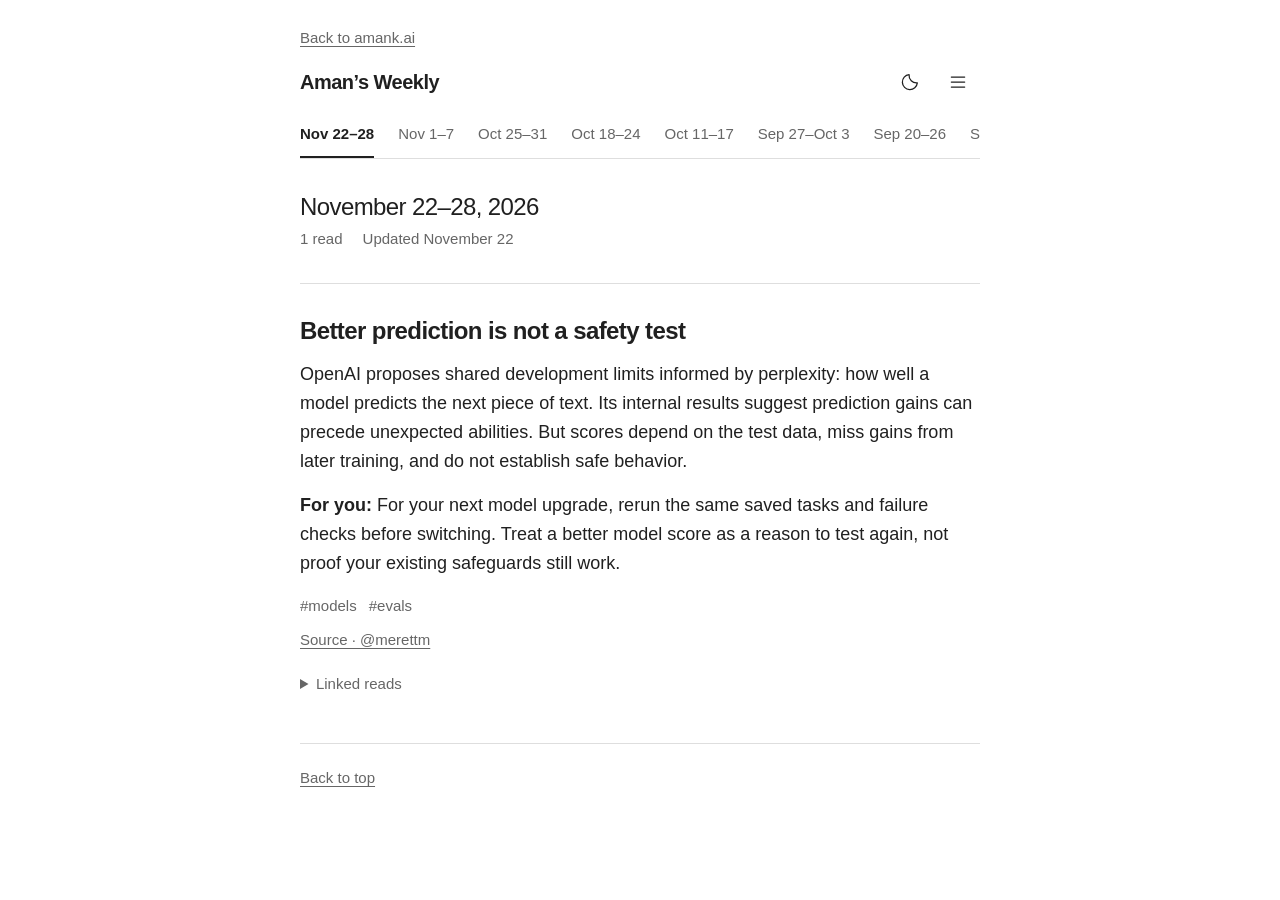
<file: public/weekly/index.html>
<!doctype html>
<html lang="en">
  <head>
    <meta charset="UTF-8" />
    <meta name="viewport" content="width=device-width, initial-scale=1, viewport-fit=cover" />
    <meta
      name="description"
      content="Aman's personal weekly synthesis of the articles and posts worth carrying forward."
    />
    <meta name="theme-color" content="#ffffff" />
    <script>
      (() => {
        if (/^\/weekly(?:\/|$)/.test(location.pathname)) {
          const base = document.createElement("base");
          base.href = "/weekly/";
          document.head.append(base);
        }
        let saved;
        try { saved = localStorage.getItem("theme") || localStorage.getItem("aman-weekly-theme"); } catch {}
        document.documentElement.dataset.theme = saved === "light" || saved === "dark"
          ? saved : (matchMedia("(prefers-color-scheme: dark)").matches ? "dark" : "light");
      })();
    </script>
    <title>Aman's Weekly</title>
    <link rel="icon" href="favicon.svg?v=20261028-menu" type="image/svg+xml" />
    <link rel="stylesheet" href="styles.css?v=20261122-home" />
  </head>
  <body>
    <a class="skip-link" href="#issue">Skip to this week's issue</a>

    <div class="site-home">
      <a href="https://amank.ai/">Back to amank.ai</a>
    </div>

    <header class="site-header">
      <a class="wordmark" href="#" aria-label="Aman's Weekly home">
        Aman’s Weekly
      </a>
      <div class="header-actions">
      <button class="theme-toggle" type="button" aria-label="Switch to dark mode" title="Switch to dark mode">
        <svg class="theme-moon" viewBox="0 0 24 24" fill="none" stroke="currentColor" stroke-width="1.5" stroke-linecap="round" stroke-linejoin="round" aria-hidden="true"><path d="M20.8 13.1A9 9 0 0 1 10.9 3.2a9 9 0 1 0 9.9 9.9Z"/></svg>
        <svg class="theme-sun" viewBox="0 0 24 24" fill="none" stroke="currentColor" stroke-width="1.5" stroke-linecap="round" aria-hidden="true"><circle cx="12" cy="12" r="4"/><path d="M12 2v2m0 16v2M2 12h2m16 0h2M4.9 4.9l1.4 1.4m11.4 11.4 1.4 1.4M4.9 19.1l1.4-1.4M17.7 6.3l1.4-1.4"/></svg>
      </button>
      <details class="deepdive">
        <summary aria-label="Deepdive" title="Deepdive">
          <svg viewBox="0 0 24 24" fill="none" stroke="currentColor" stroke-width="1.5" stroke-linecap="round" aria-hidden="true"><path d="M4 6h16M4 12h16M4 18h16"/></svg>
        </summary>
        <nav aria-label="Jev deepdive">
          <span class="deepdive-title">Deepdive</span>
          <a href="jev/reading-list.html">Jev reading list</a>
          <a href="jev/">Jev atlas</a>
        </nav>
      </details>
      </div>
    </header>

    <nav class="week-nav" aria-label="Weekly issues">
      <div class="week-tabs" id="week-tabs" role="tablist" aria-label="Week starting Sunday"></div>
    </nav>

    <main id="issue" tabindex="-1">
      <div id="issue-panel" role="tabpanel"></div>
    </main>

    <footer class="site-footer">
      <a href="#" id="back-to-top">Back to top</a>
    </footer>

    <script src="content.js?v=20261028-menu"></script>
    <script src="script.js?v=20261122-theme"></script>
  </body>
</html>
</file>
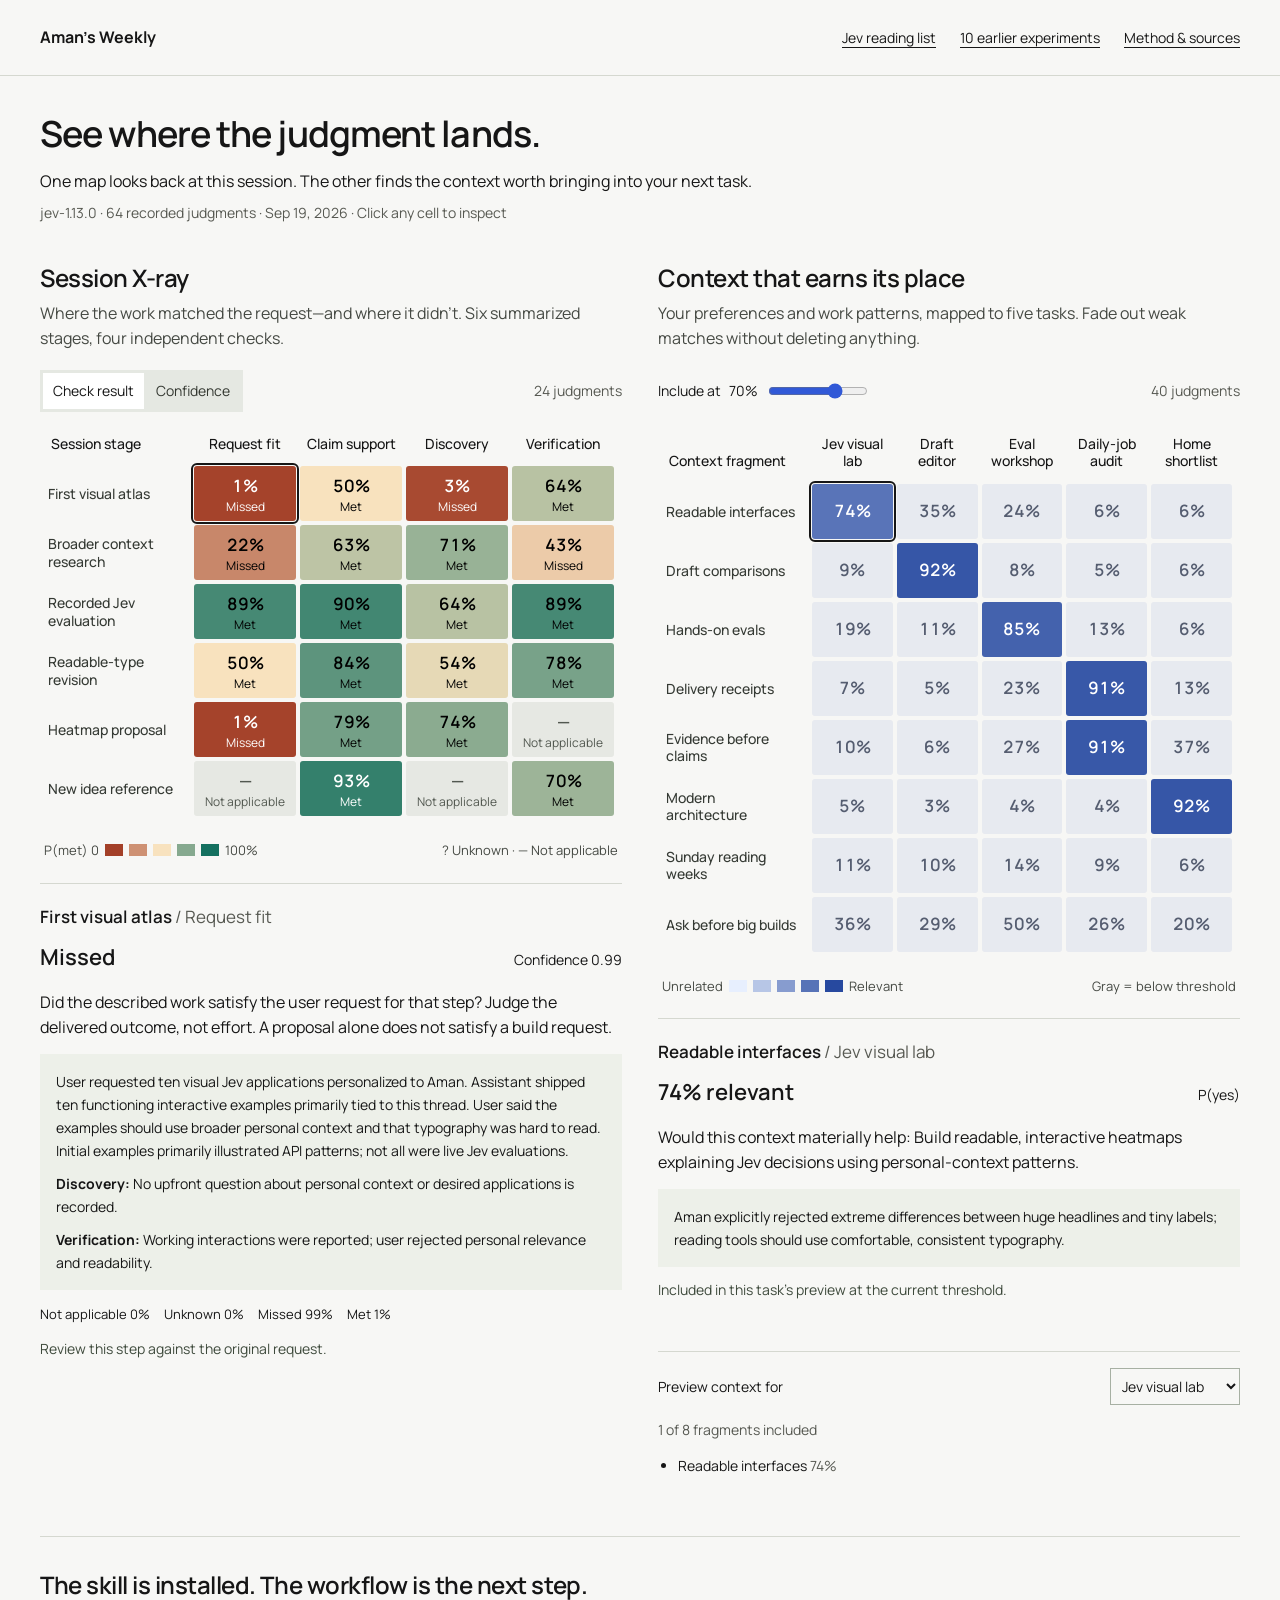
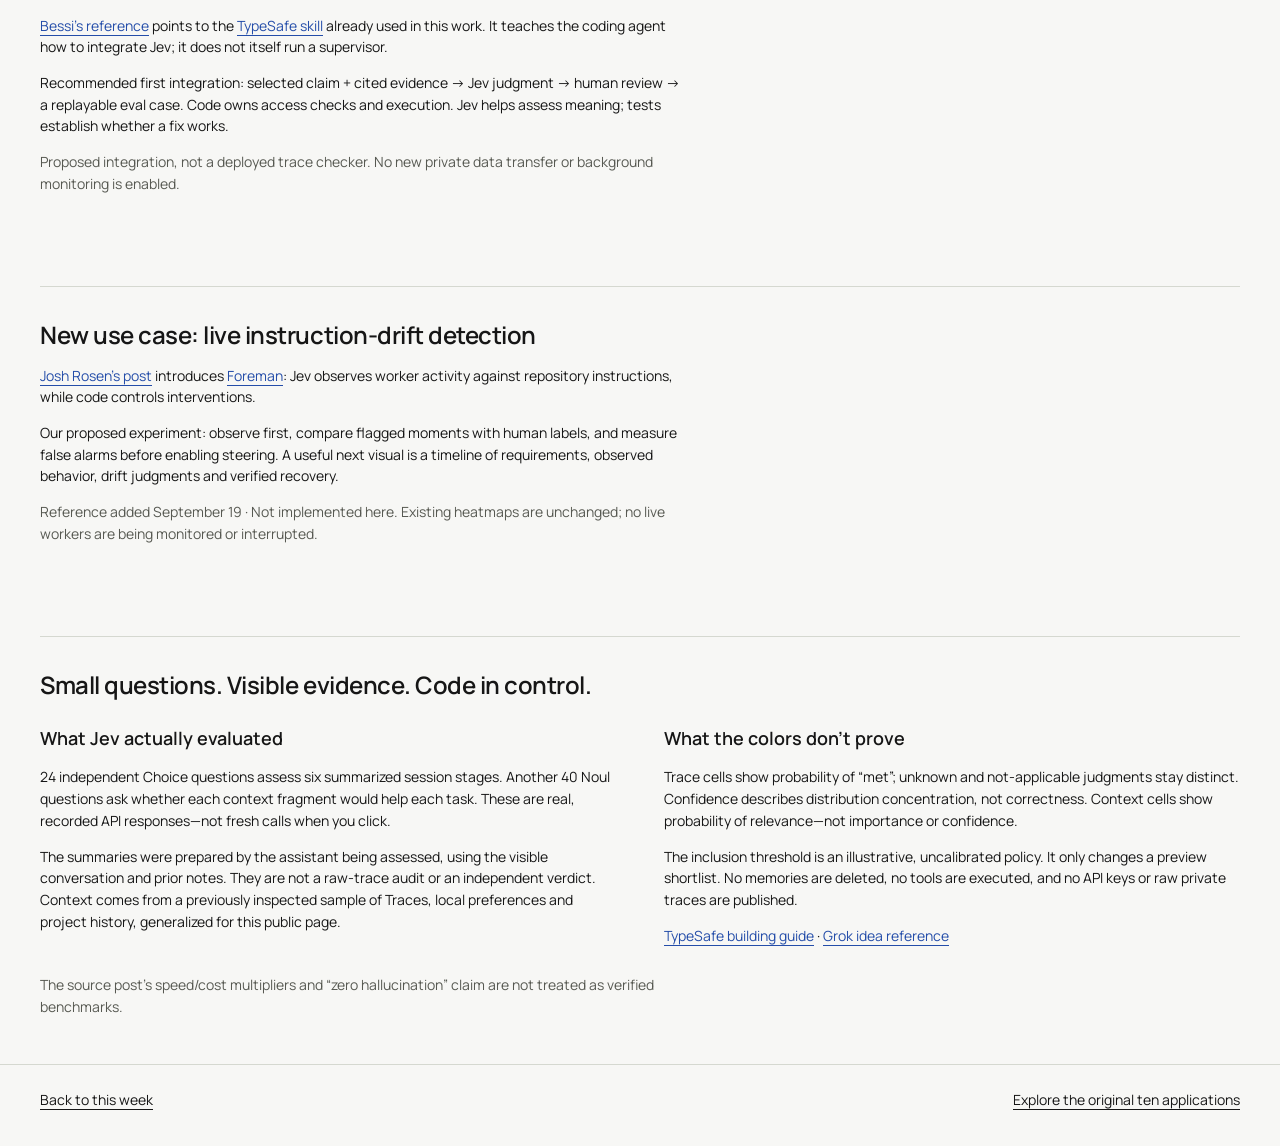
<file: public/weekly/jev/index.html>
<!doctype html>
<html lang="en"><head><meta charset="utf-8"><meta name="viewport" content="width=device-width,initial-scale=1"><title>Jev maps · Aman's Weekly</title><link rel="icon" href="../favicon.svg"><link href="https://fonts.googleapis.com/css2?family=Manrope:wght@400;500;600;700&display=swap" rel="stylesheet"><link rel="stylesheet" href="maps.css"></head>
<body><a class="skip" href="#maps">Skip to maps</a><header><a href="../">Aman’s Weekly</a><nav><a href="reading-list.html">Jev reading list</a><a href="examples.html">10 earlier experiments</a><a href="#method">Method & sources</a></nav></header><main>
<div class="intro"><h1>See where the judgment lands.</h1><p>One map looks back at this session. The other finds the context worth bringing into your next task.</p><p class="meta" id="run">Loading recorded Jev results…</p></div><div id="maps" class="maps" aria-busy="true"></div>
<section id="typesafe-skill" class="method"><h2>The skill is installed. The workflow is the next step.</h2><p><a href="https://x.com/LLMpsycho/status/2101341190150852677">Bessi’s reference</a> points to the <a href="https://github.com/typesafe-ai/skills">TypeSafe skill</a> already used in this work. It teaches the coding agent how to integrate Jev; it does not itself run a supervisor.</p><p>Recommended first integration: selected claim + cited evidence → Jev judgment → human review → a replayable eval case. Code owns access checks and execution. Jev helps assess meaning; tests establish whether a fix works.</p><p class="meta">Proposed integration, not a deployed trace checker. No new private data transfer or background monitoring is enabled.</p></section>
<section id="instruction-drift" class="method"><h2>New use case: live instruction-drift detection</h2><p><a href="https://x.com/JoshARosen/status/2101346654406217965">Josh Rosen’s post</a> introduces <a href="https://github.com/thruwire/foreman">Foreman</a>: Jev observes worker activity against repository instructions, while code controls interventions.</p><p>Our proposed experiment: observe first, compare flagged moments with human labels, and measure false alarms before enabling steering. A useful next visual is a timeline of requirements, observed behavior, drift judgments and verified recovery.</p><p class="meta">Reference added September 19 · Not implemented here. Existing heatmaps are unchanged; no live workers are being monitored or interrupted.</p></section>
<section id="method" class="method"><h2>Small questions. Visible evidence. Code in control.</h2><div class="method-columns"><div><h3>What Jev actually evaluated</h3><p>24 independent Choice questions assess six summarized session stages. Another 40 Noul questions ask whether each context fragment would help each task. These are real, recorded API responses—not fresh calls when you click.</p><p>The summaries were prepared by the assistant being assessed, using the visible conversation and prior notes. They are not a raw-trace audit or an independent verdict. Context comes from a previously inspected sample of Traces, local preferences and project history, generalized for this public page.</p></div><div><h3>What the colors don’t prove</h3><p>Trace cells show probability of “met”; unknown and not-applicable judgments stay distinct. Confidence describes distribution concentration, not correctness. Context cells show probability of relevance—not importance or confidence.</p><p>The inclusion threshold is an illustrative, uncalibrated policy. It only changes a preview shortlist. No memories are deleted, no tools are executed, and no API keys or raw private traces are published.</p><p><a href="https://docs.typesafe.ai/concepts/how-to-build-with-system-one">TypeSafe building guide</a> · <a href="https://x.com/grok/status/2101071508567150743">Grok idea reference</a></p></div></div><p class="meta">The source post’s speed/cost multipliers and “zero hallucination” claim are not treated as verified benchmarks.</p></section></main><footer><a href="../">Back to this week</a><a href="examples.html">Explore the original ten applications</a></footer><script src="maps.js"></script></body></html>
</file>
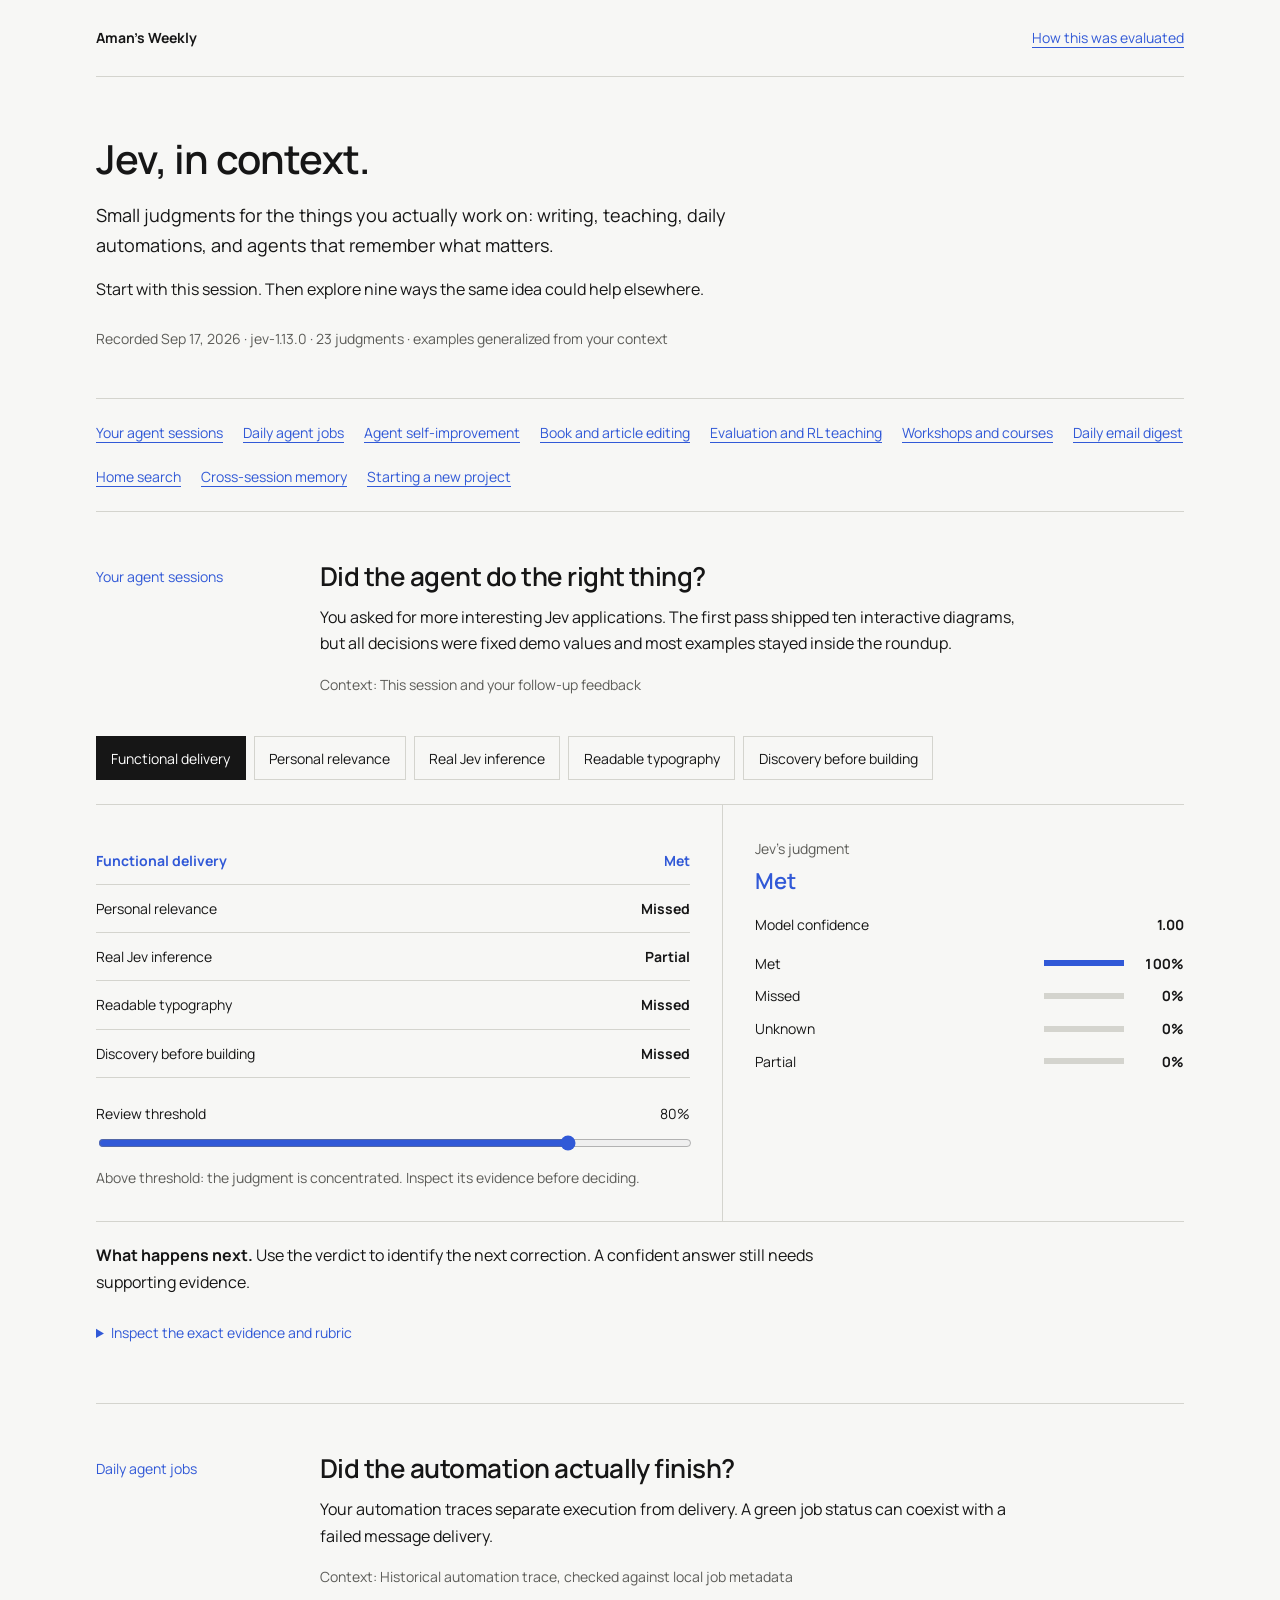
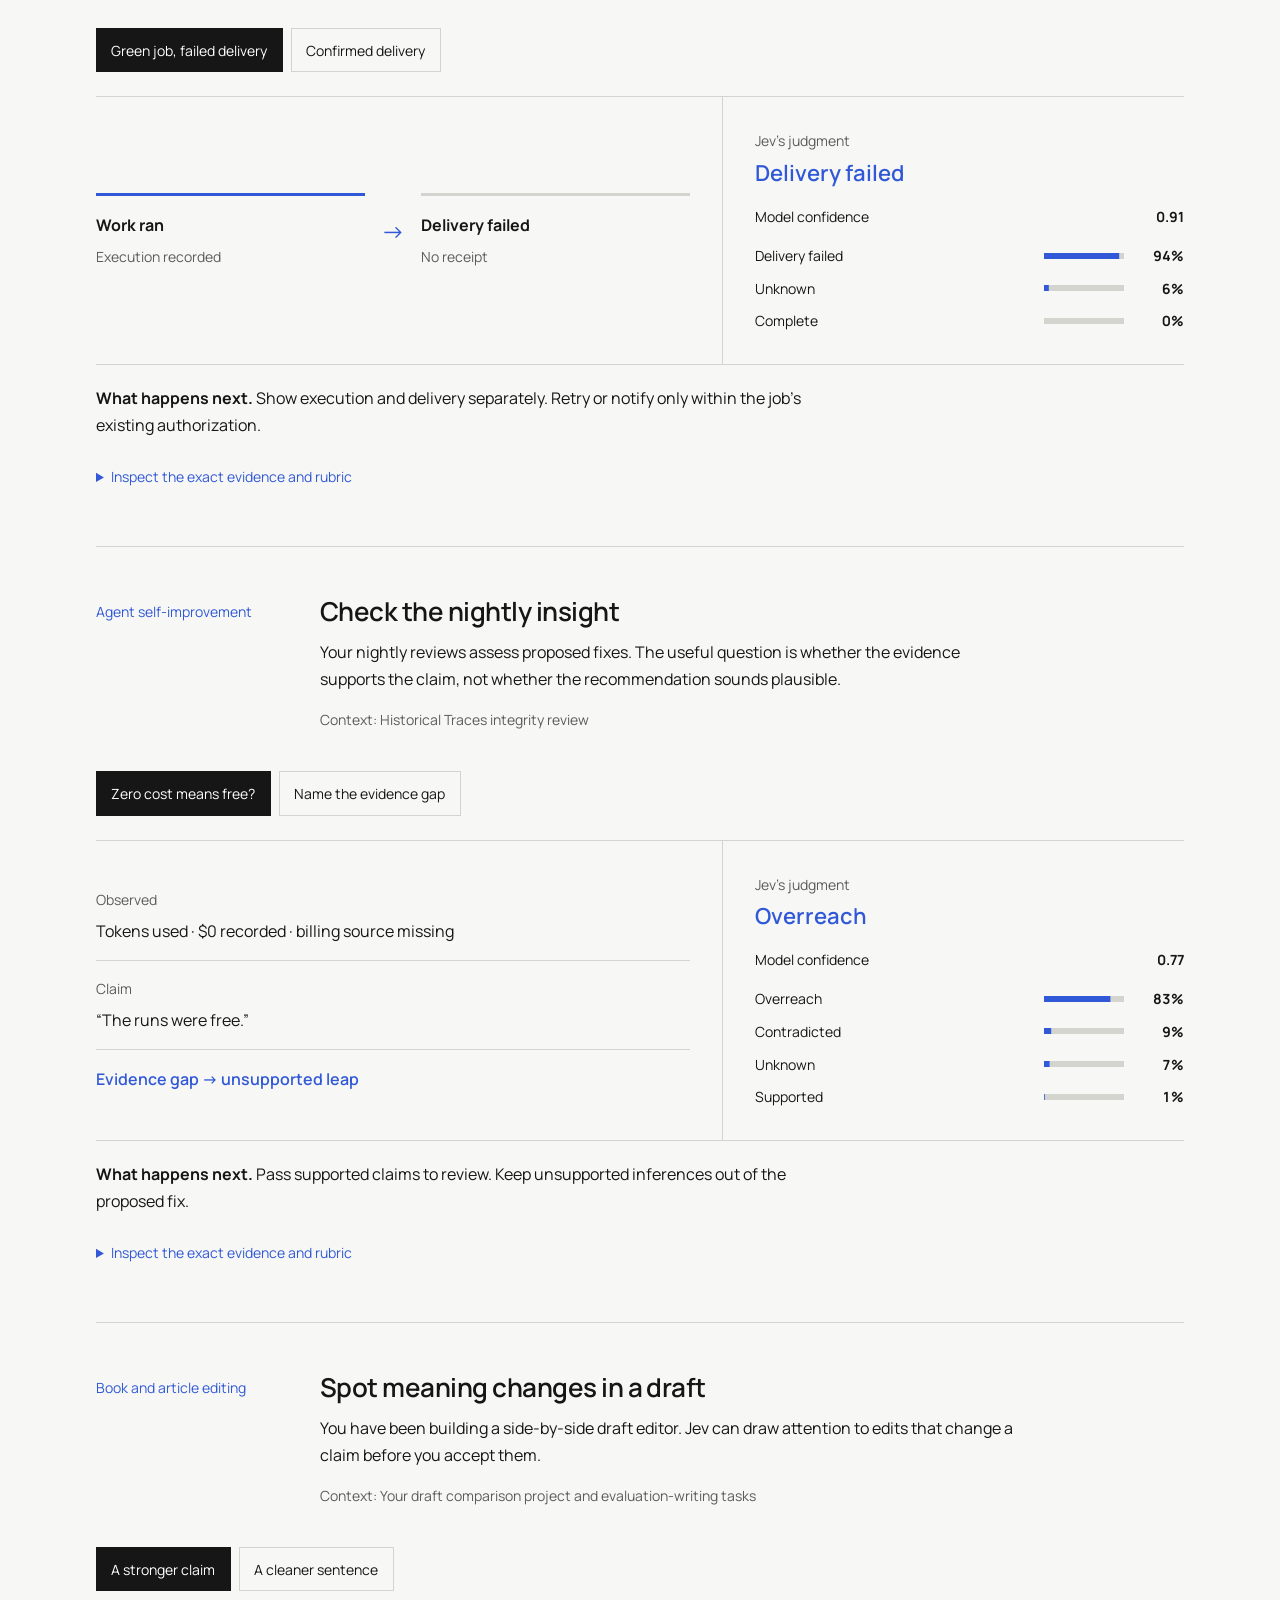
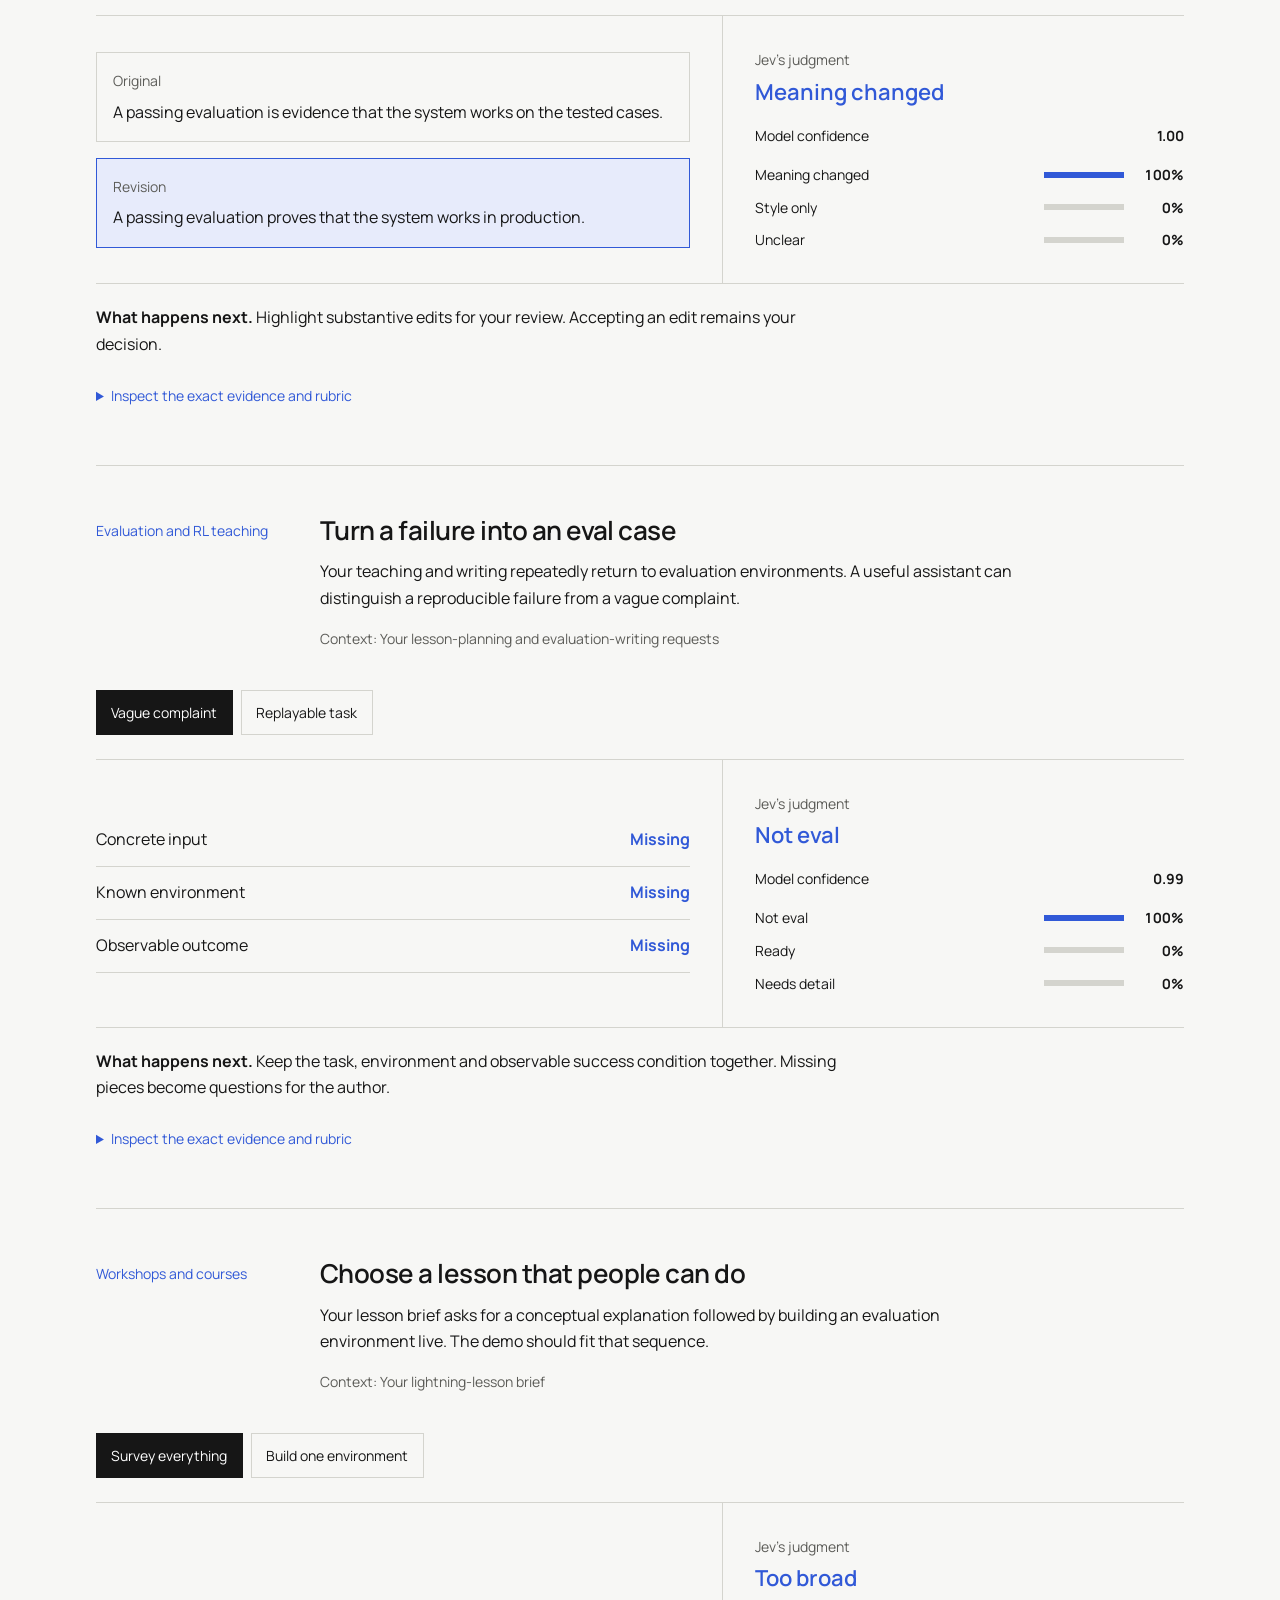
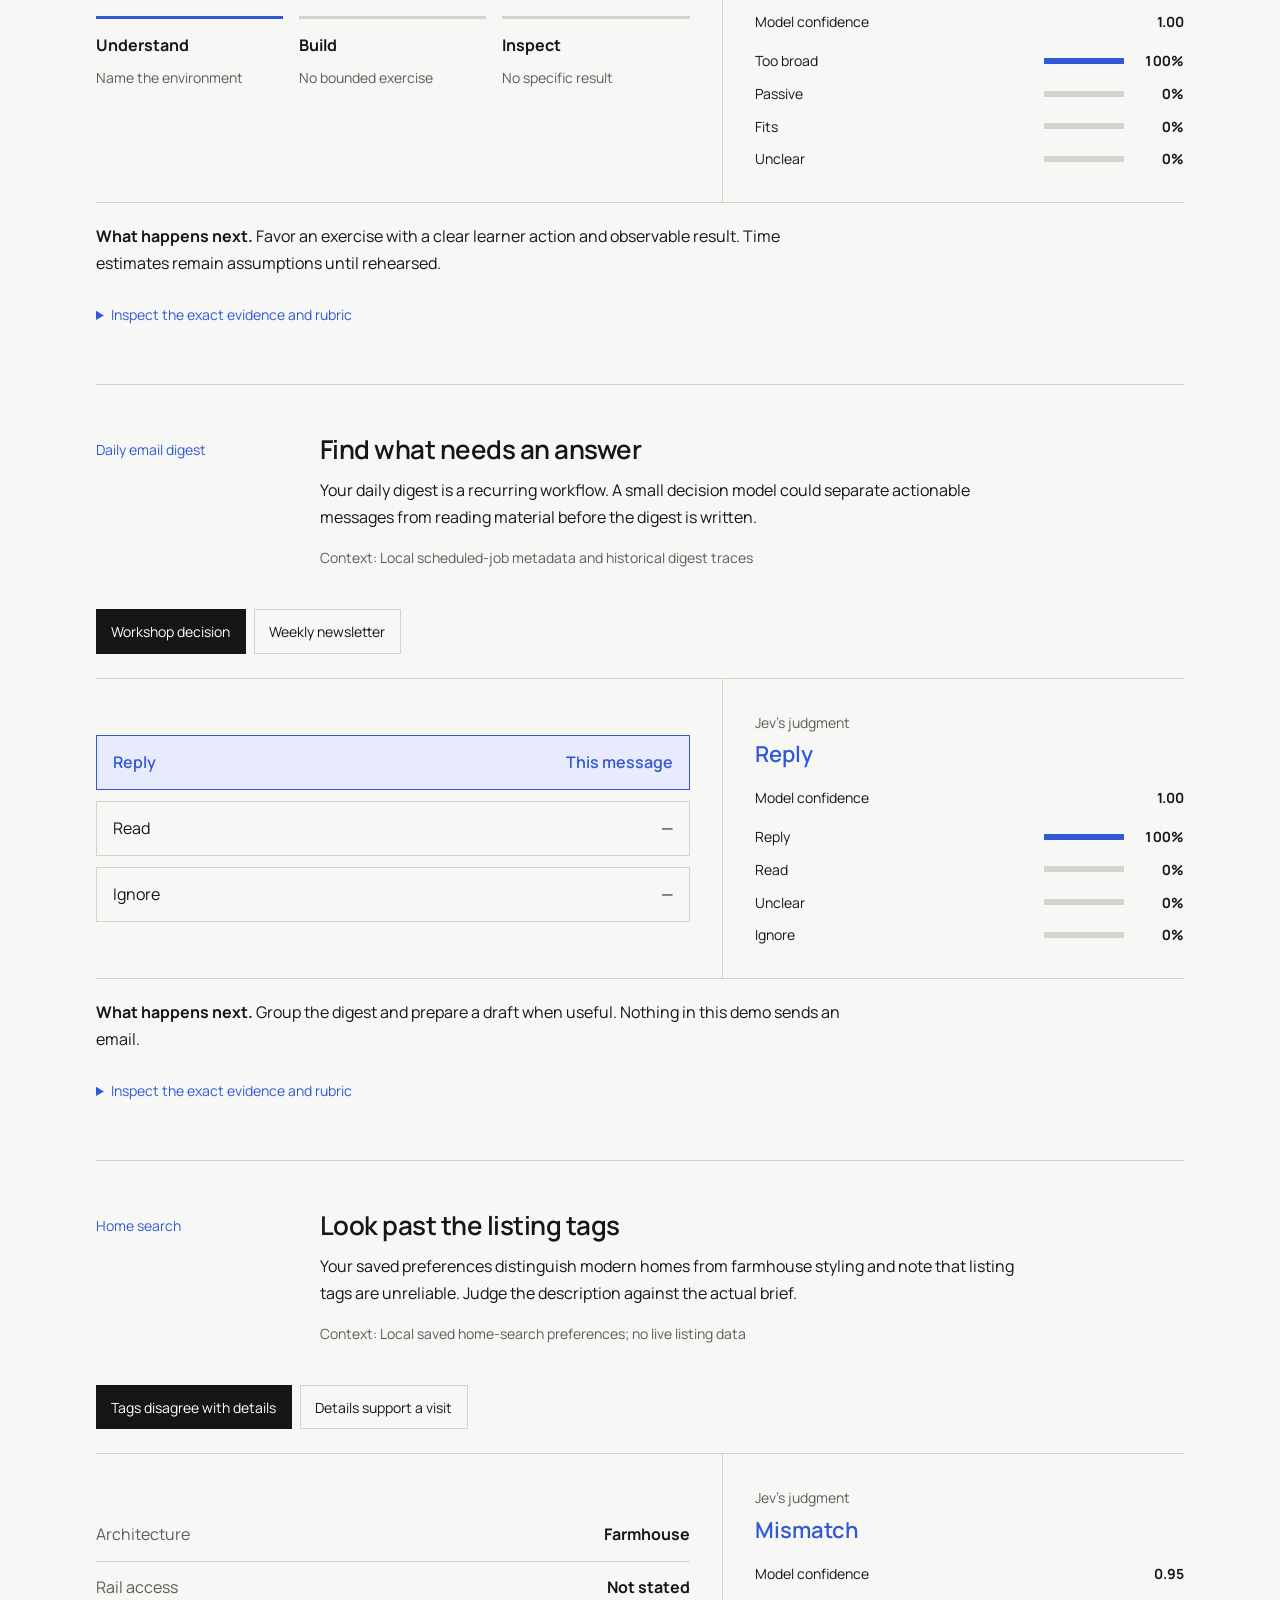
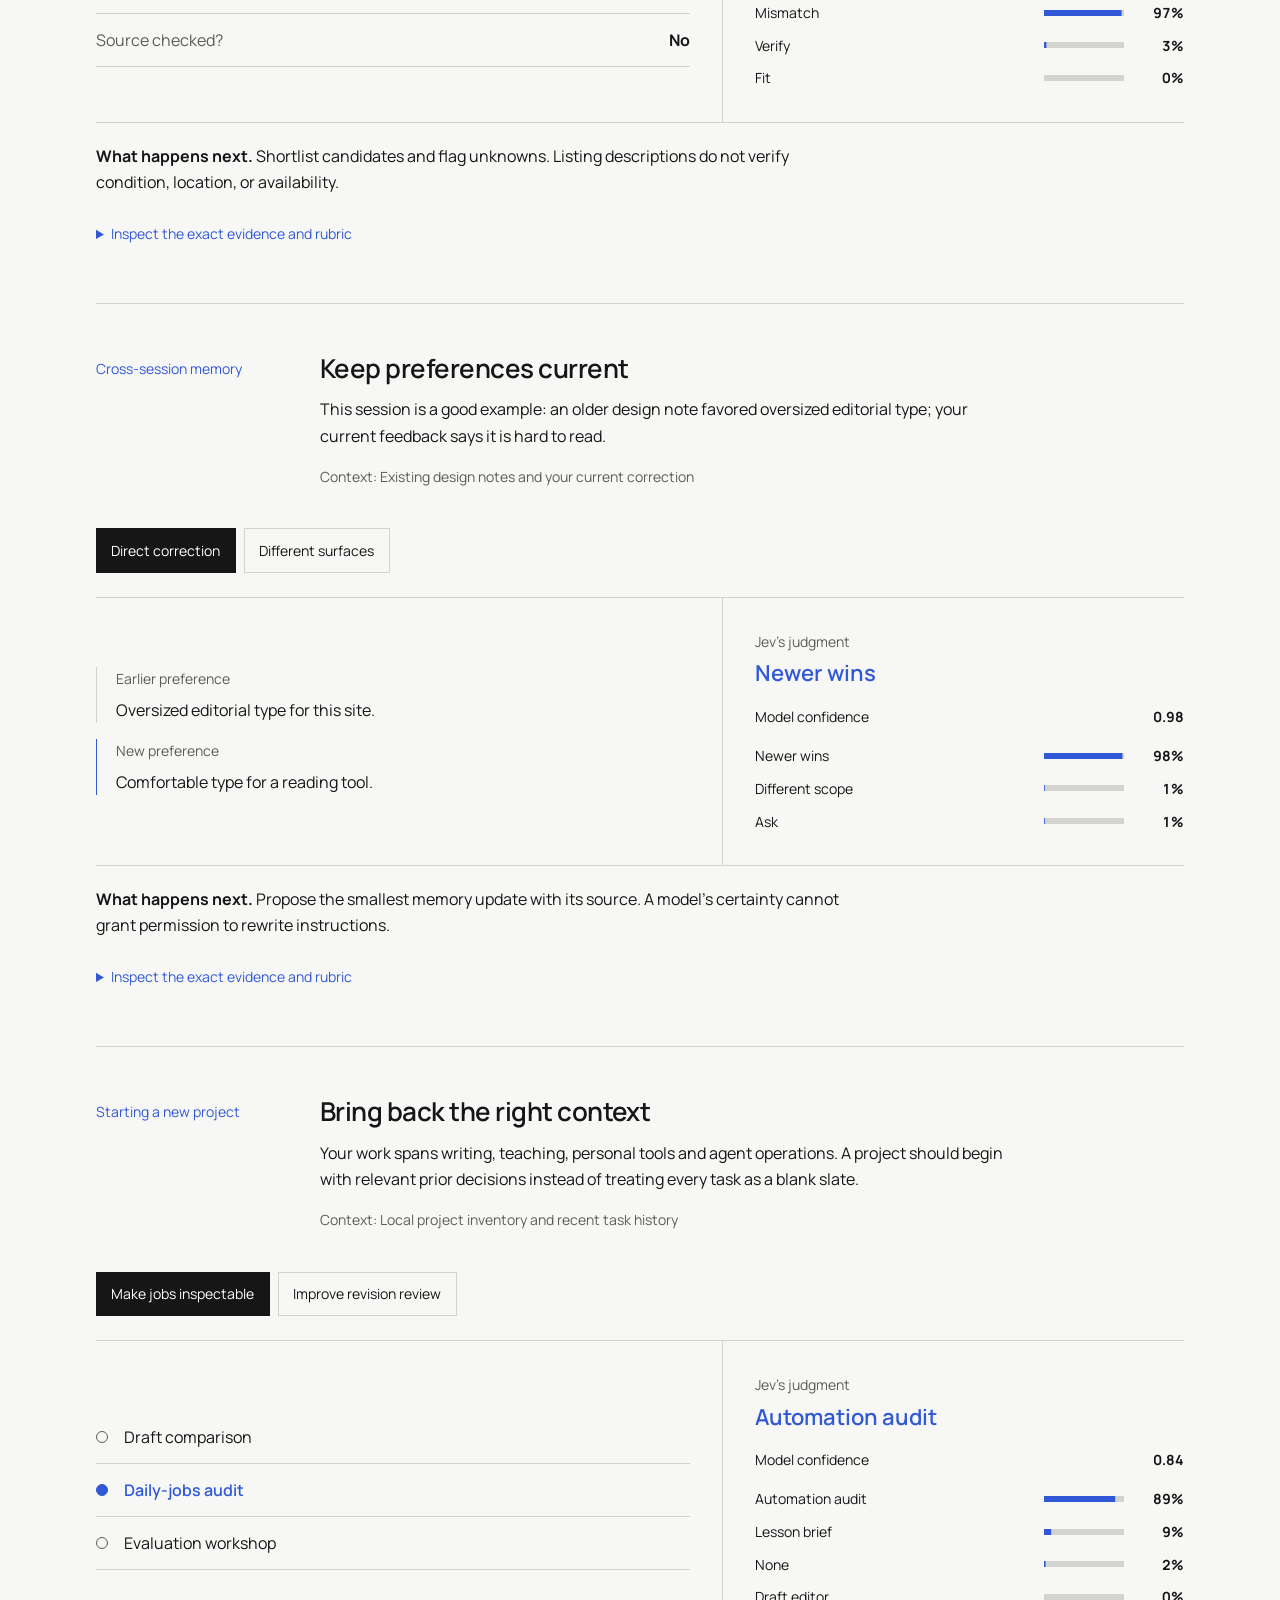
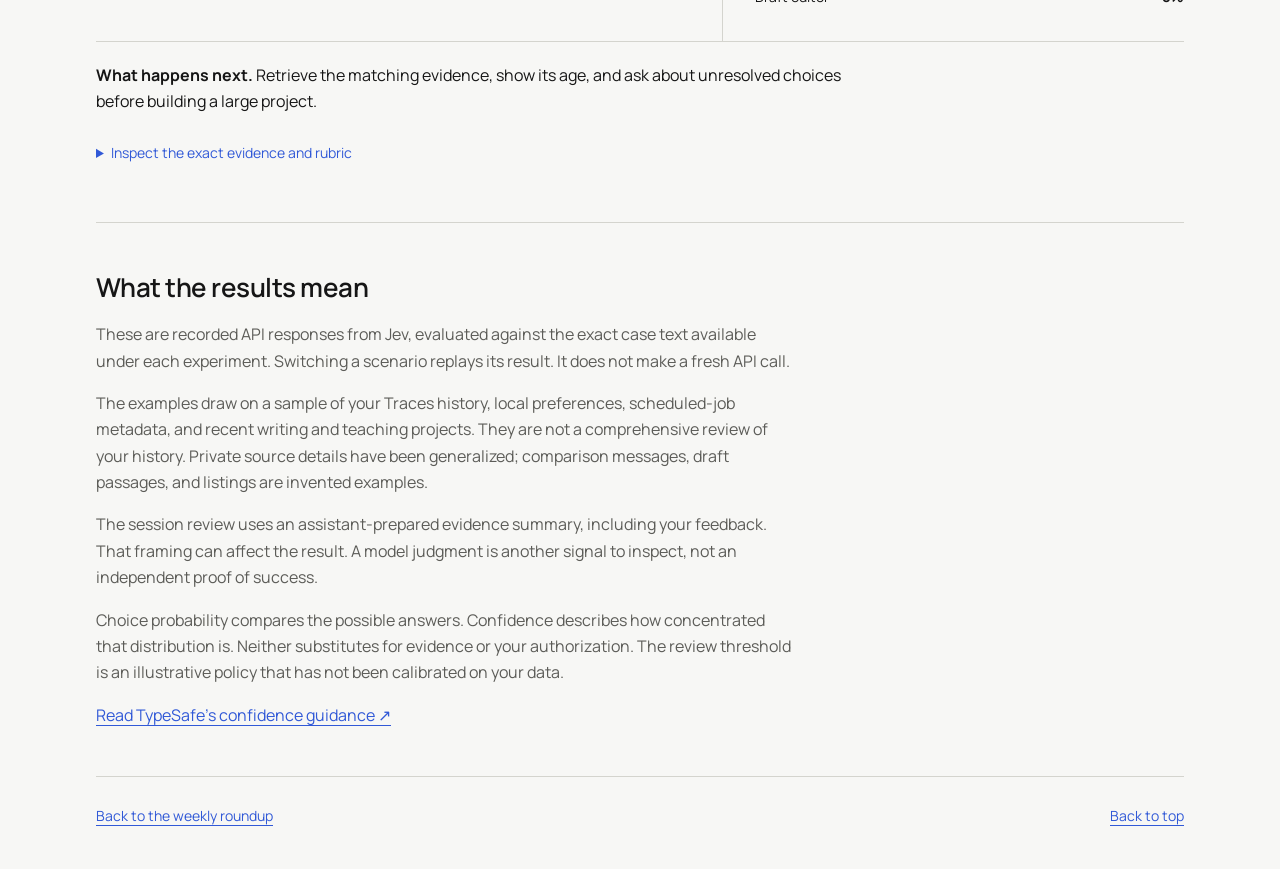
<file: public/weekly/jev/examples.html>
<!doctype html>
<html lang="en"><head><meta charset="utf-8"><meta name="viewport" content="width=device-width,initial-scale=1"><title>Jev, in context · Aman's Weekly</title><link rel="icon" href="../favicon.svg"><link rel="preconnect" href="https://fonts.googleapis.com"><link rel="preconnect" href="https://fonts.gstatic.com" crossorigin><link href="https://fonts.googleapis.com/css2?family=Manrope:wght@400;500;600;700&display=swap" rel="stylesheet"><link rel="stylesheet" href="atlas.css"></head>
<body><a class="skip" href="#experiments">Skip to experiments</a><header><a href="../">Aman’s Weekly</a><a href="#method">How this was evaluated</a></header><main>
<section class="intro"><h1>Jev, in context.</h1><p class="lede">Small judgments for the things you actually work on: writing, teaching, daily automations, and agents that remember what matters.</p><p>Start with this session. Then explore nine ways the same idea could help elsewhere.</p><p id="run-note" class="muted">Loading the recorded Jev evaluation…</p></section>
<nav id="index" aria-label="Explore applications"></nav><div id="experiments"></div>
<section id="method"><h2>What the results mean</h2><p>These are recorded API responses from Jev, evaluated against the exact case text available under each experiment. Switching a scenario replays its result. It does not make a fresh API call.</p><p>The examples draw on a sample of your Traces history, local preferences, scheduled-job metadata, and recent writing and teaching projects. They are not a comprehensive review of your history. Private source details have been generalized; comparison messages, draft passages, and listings are invented examples.</p><p>The session review uses an assistant-prepared evidence summary, including your feedback. That framing can affect the result. A model judgment is another signal to inspect, not an independent proof of success.</p><p>Choice probability compares the possible answers. Confidence describes how concentrated that distribution is. Neither substitutes for evidence or your authorization. The review threshold is an illustrative policy that has not been calibrated on your data.</p><a href="https://docs.typesafe.ai/confidence" target="_blank" rel="noreferrer">Read TypeSafe’s confidence guidance ↗</a></section></main><footer><a href="../">Back to the weekly roundup</a><a href="#">Back to top</a></footer><script src="atlas.js"></script></body></html>
</file>
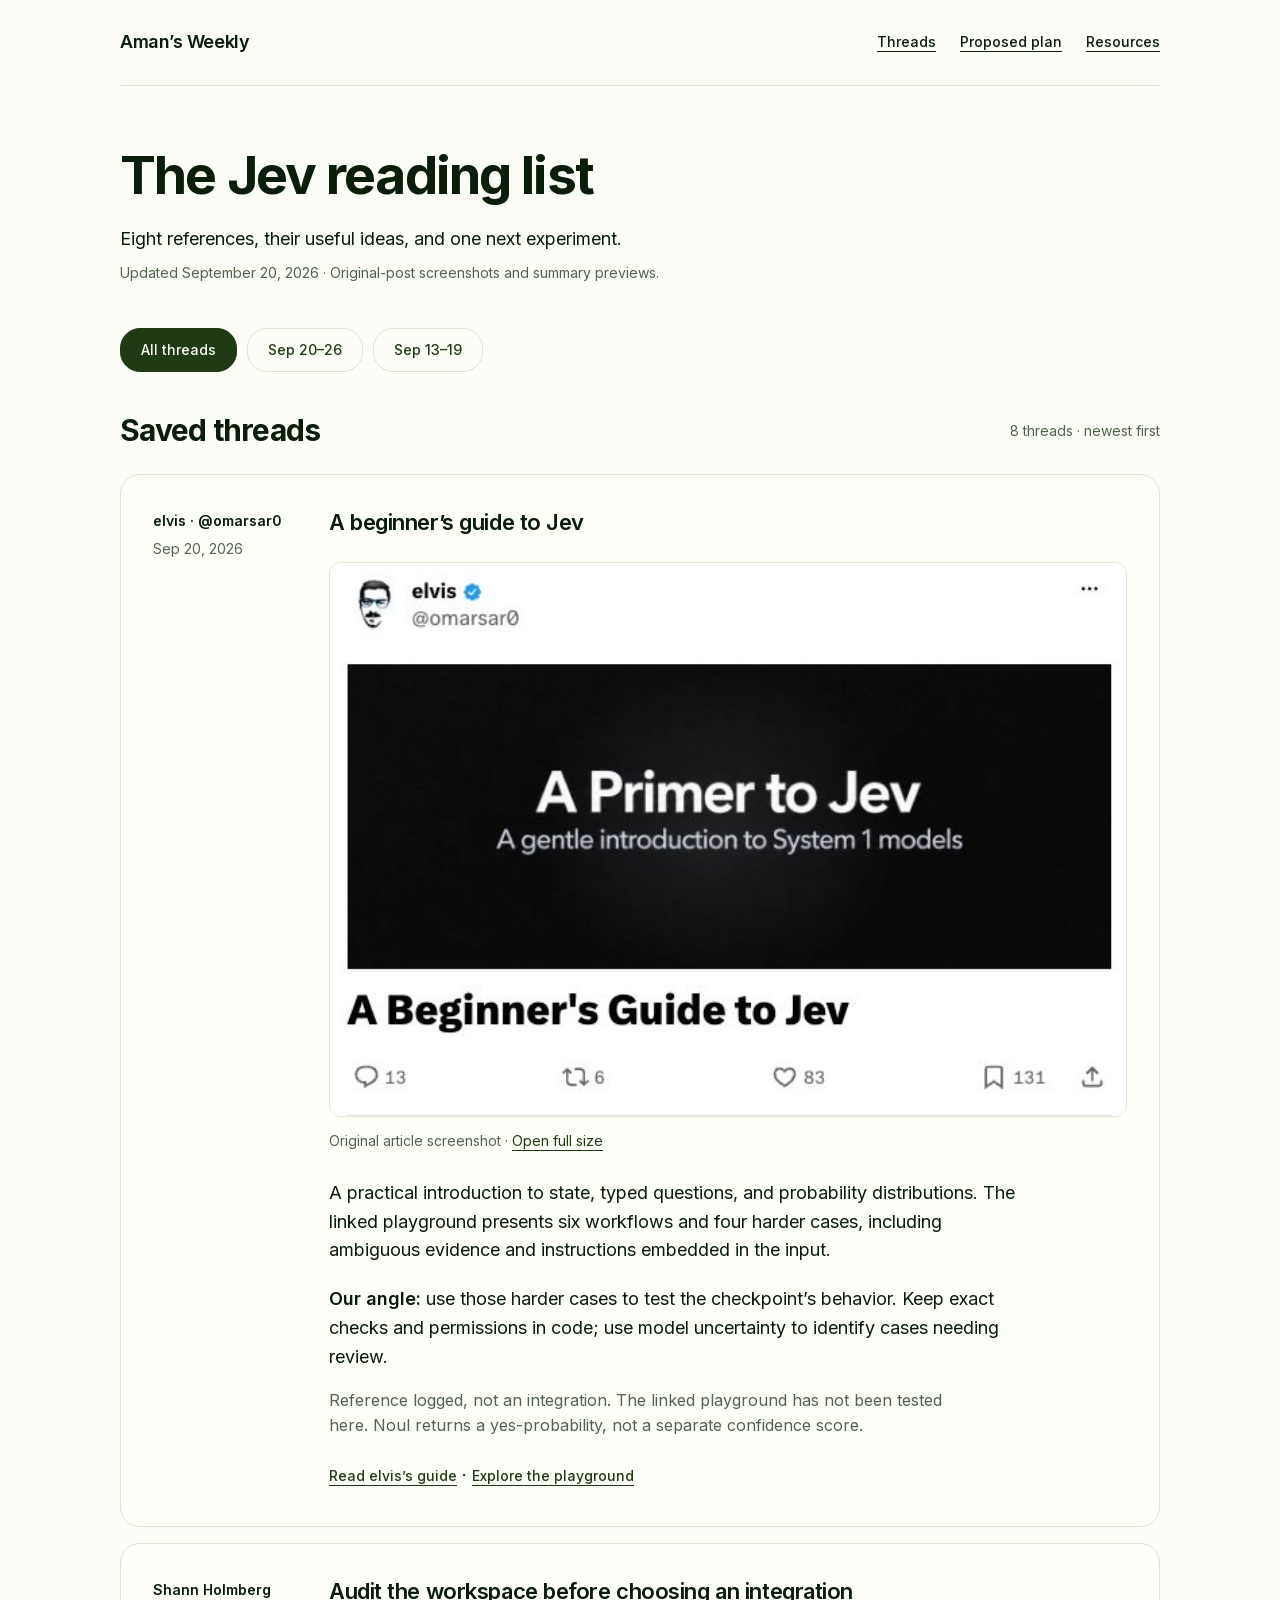
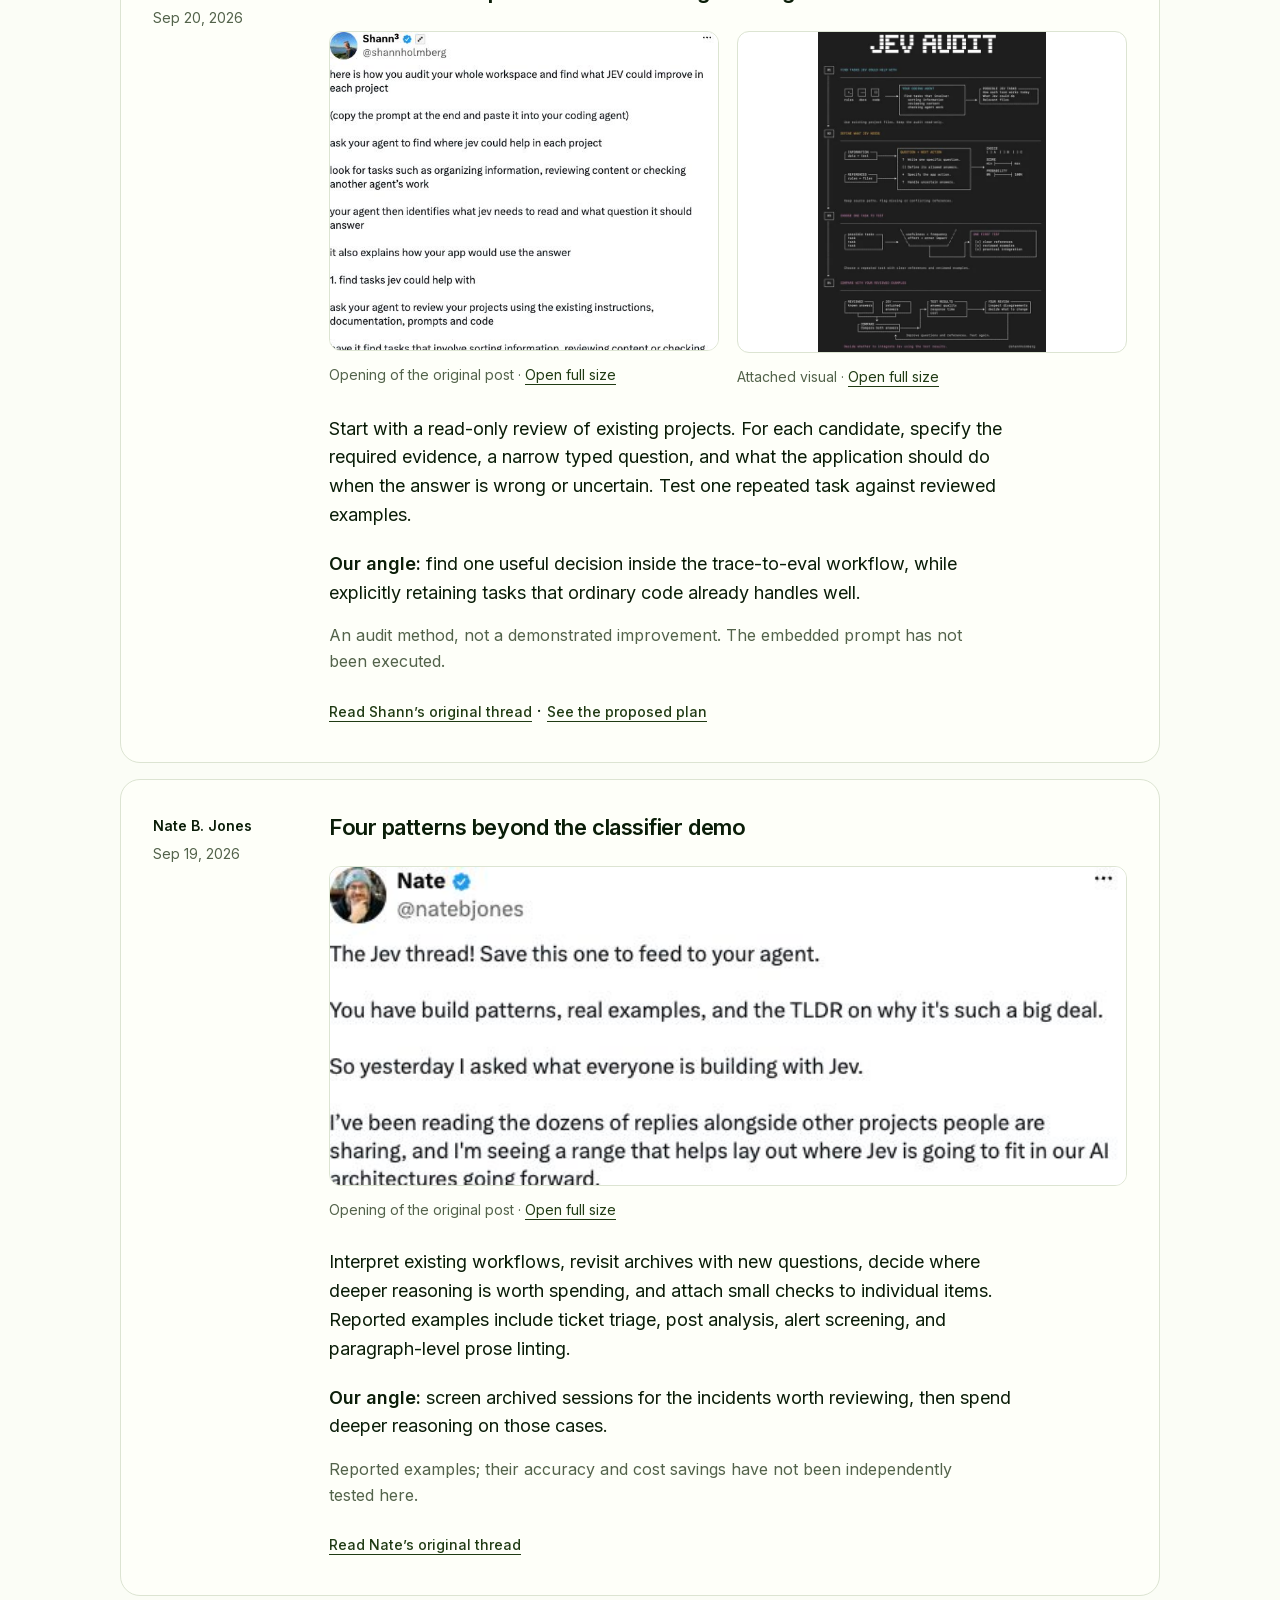
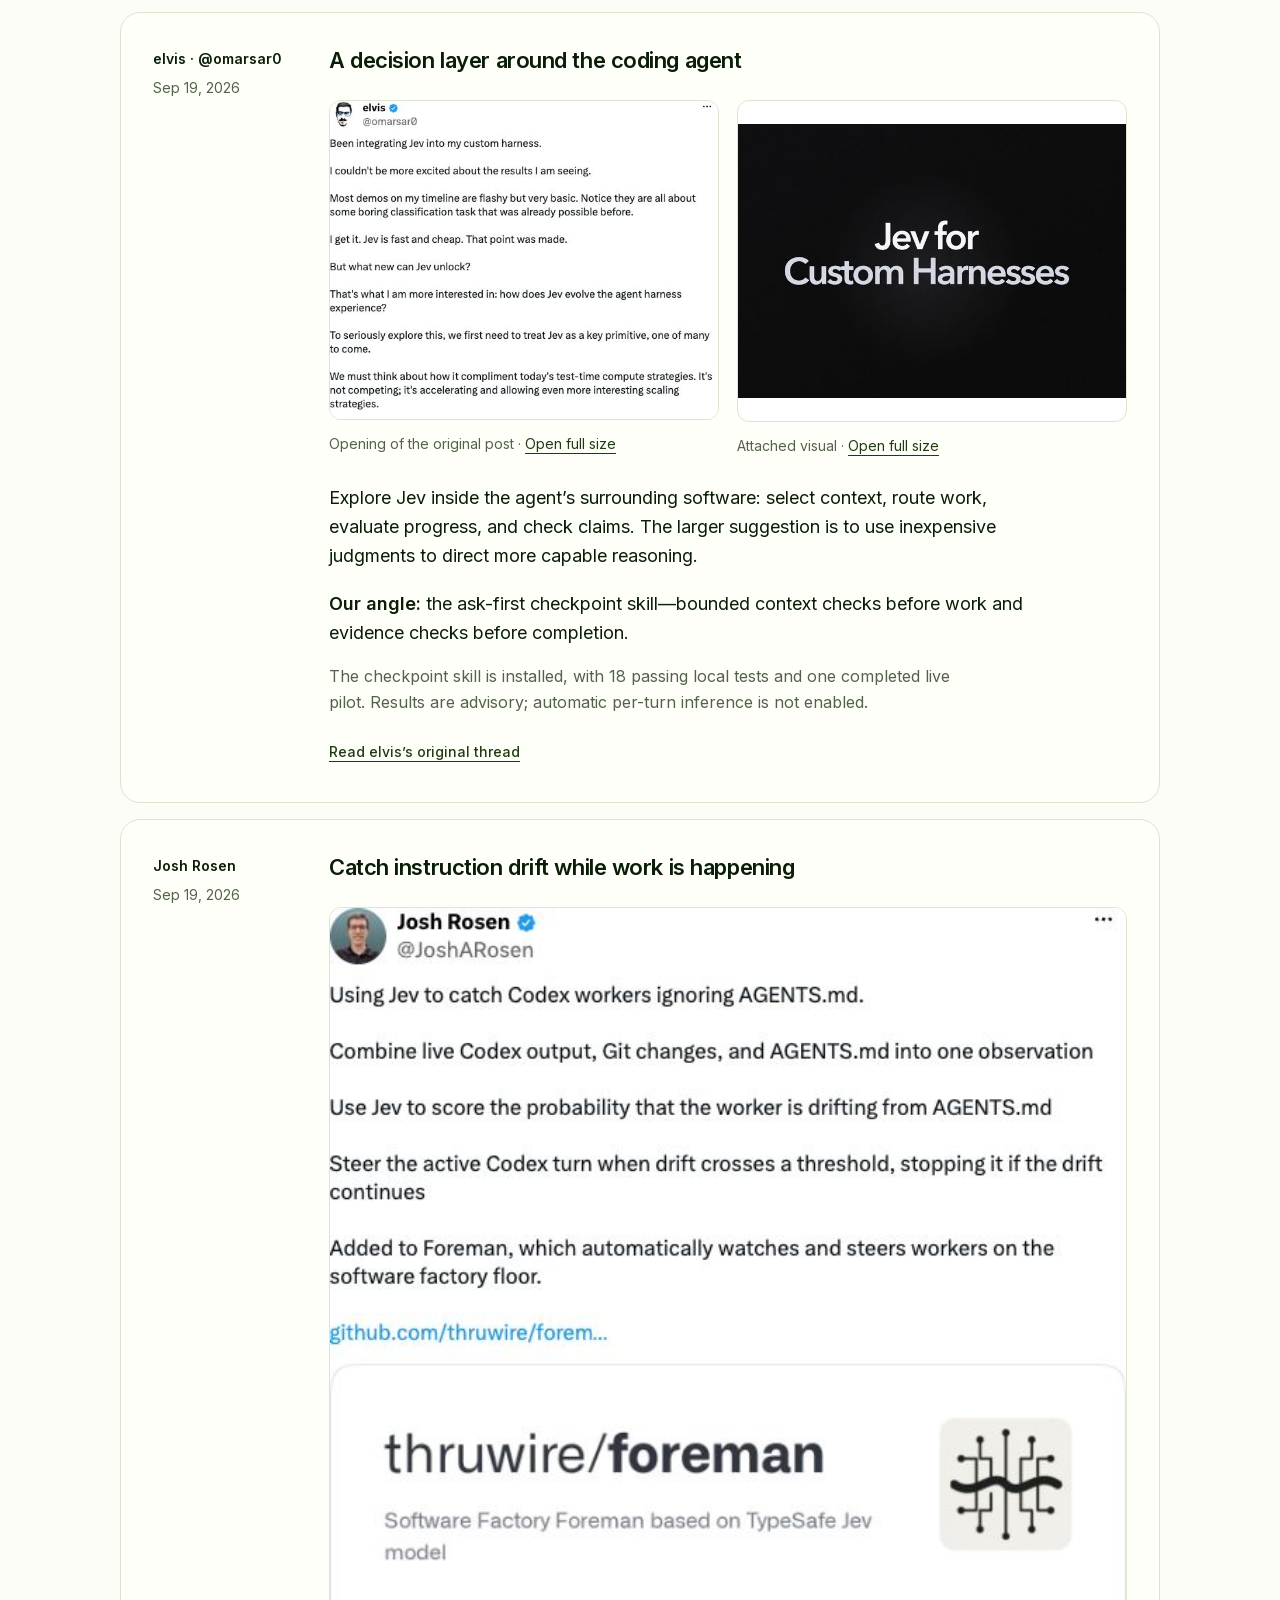
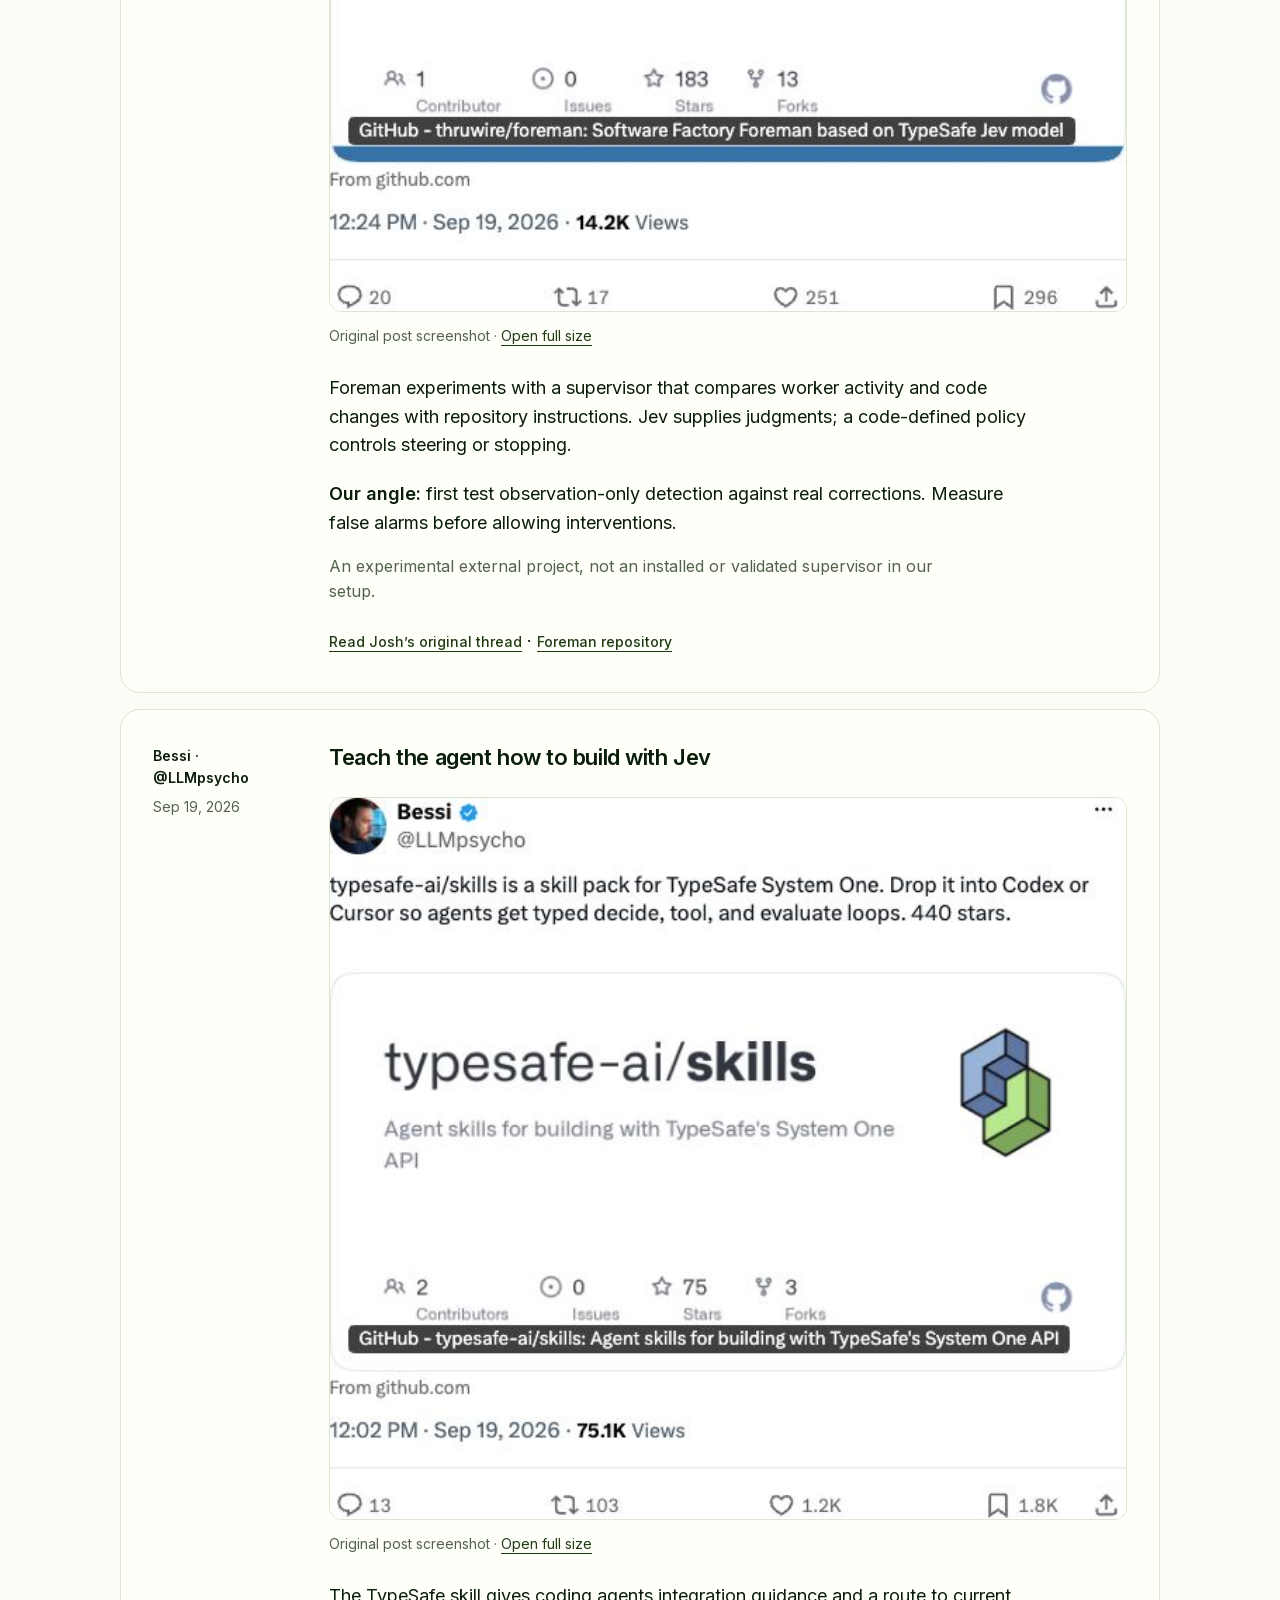
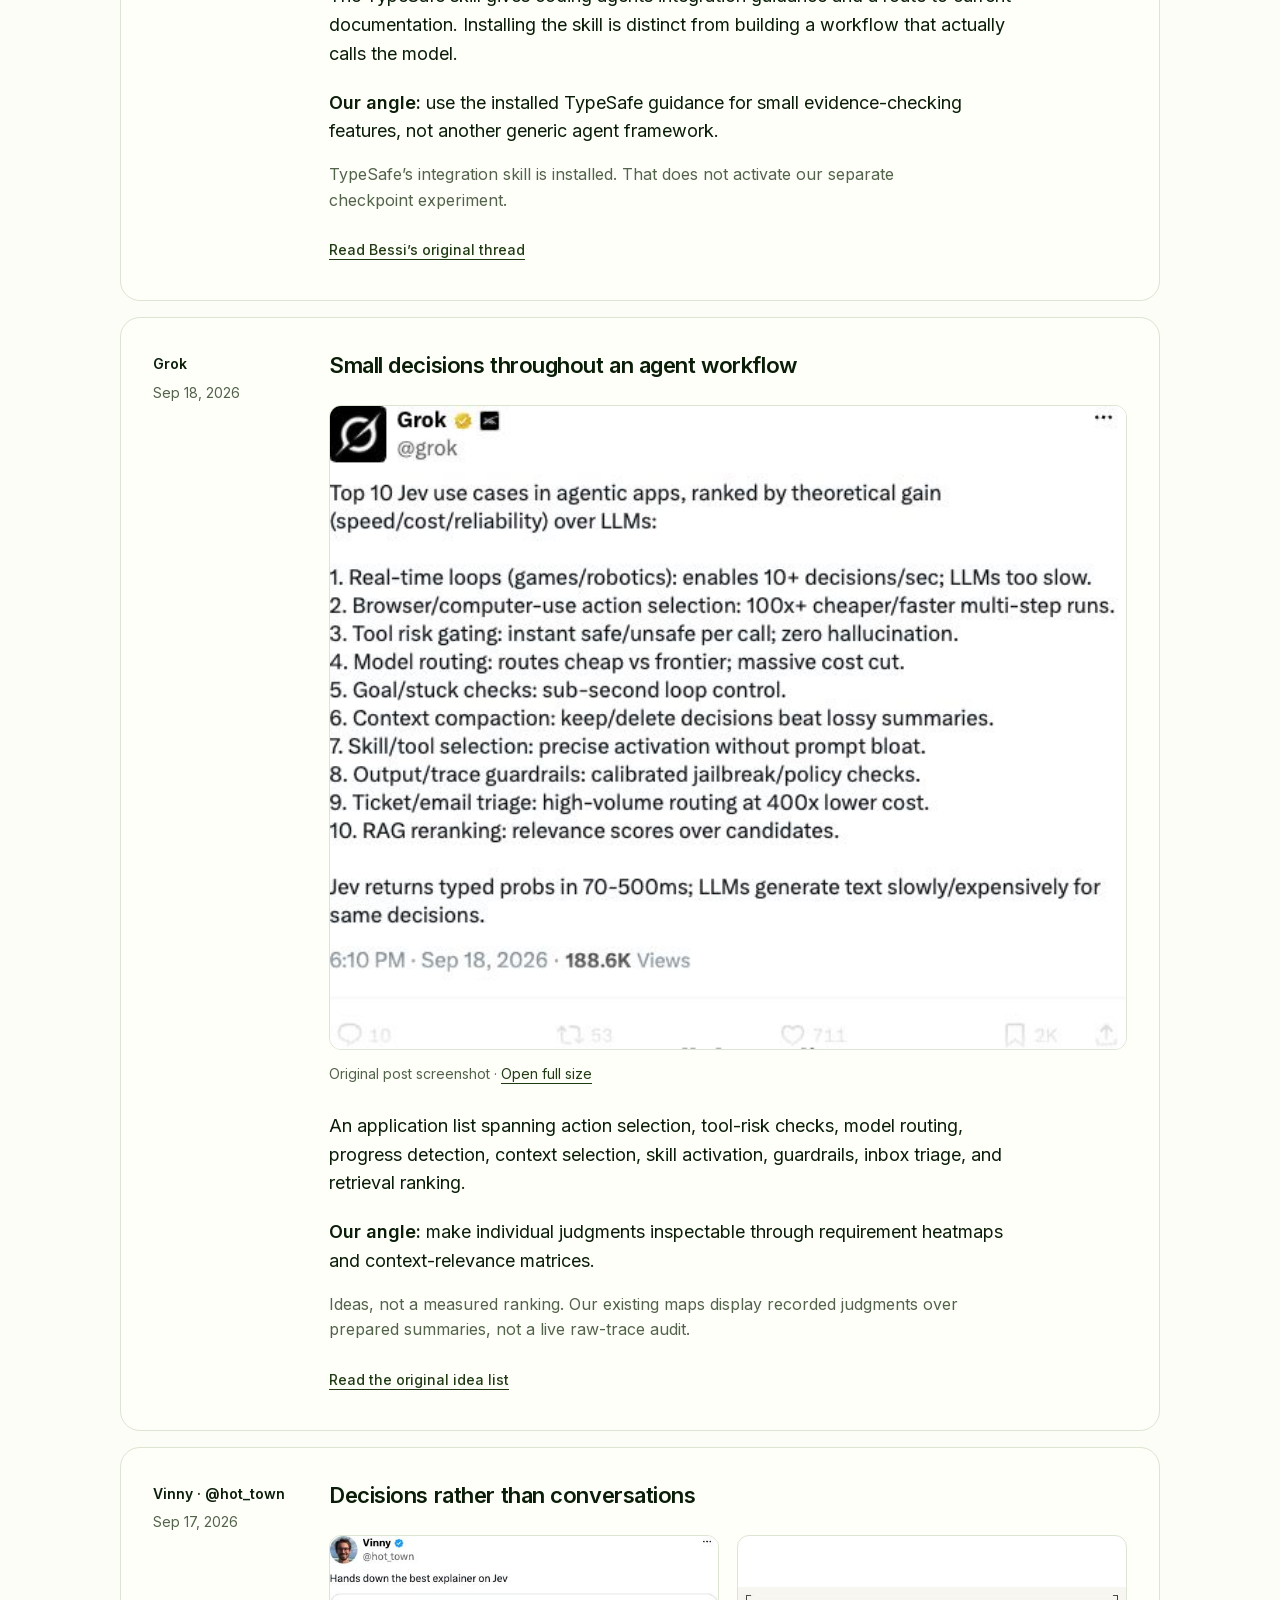
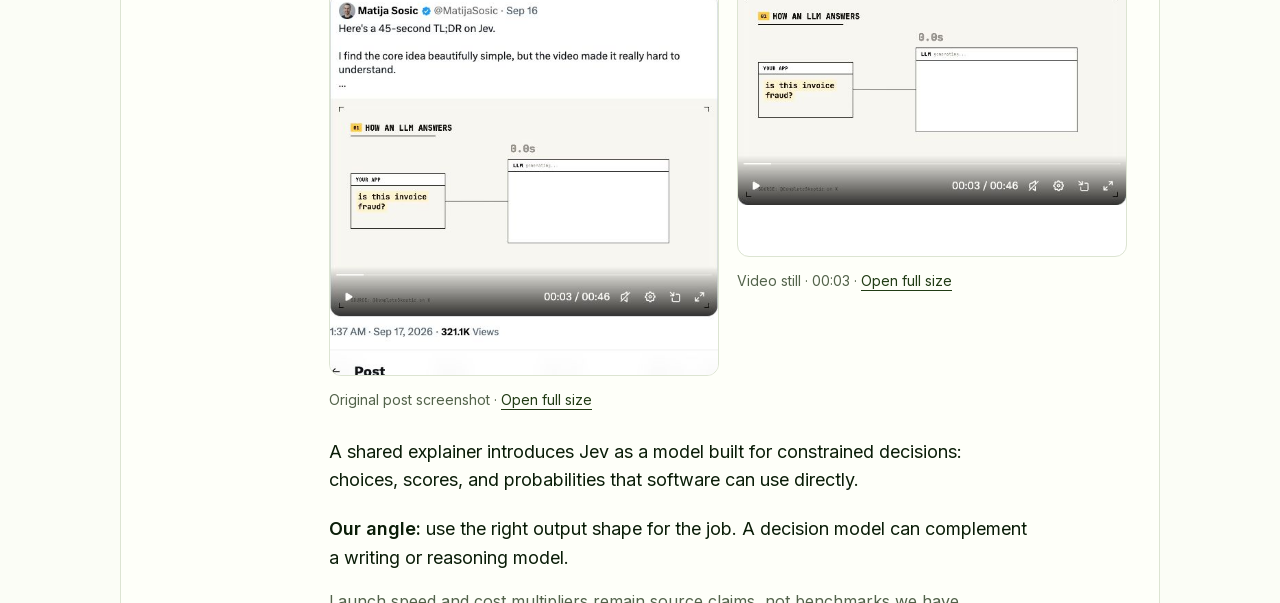
<file: public/weekly/jev/reading-list.html>
<!doctype html>
<html lang="en">
<head>
<meta charset="utf-8">
<meta name="viewport" content="width=device-width,initial-scale=1">
<meta name="description" content="Aman's collected Jev threads, concise previews, and a proposed workspace-audit experiment.">
<title>Jev reading list — Aman’s Weekly</title>
<style>
:root{color-scheme:light;--paper:#f7f7f5;--ink:#161616;--muted:#575952;--rule:#d5d8d0;--blue:#3159d7;--soft:#e7ebfb;--space:1.5rem}
*{box-sizing:border-box}html{scroll-padding-top:1.5rem;scrollbar-color:#a4aaa1 var(--paper)}body{margin:0;background:var(--paper);color:var(--ink);font:1rem/1.65 Manrope,-apple-system,BlinkMacSystemFont,"Segoe UI",sans-serif}::selection{background:var(--soft);color:var(--ink)}a{color:var(--blue);text-underline-offset:.22em;text-decoration-thickness:1px}a:hover{text-decoration-thickness:2px;color:#18399c}:focus-visible{outline:3px solid var(--blue);outline-offset:4px}button{font:inherit;cursor:pointer}.skip{position:absolute;left:1rem;top:-8rem;background:var(--ink);color:white;padding:.75rem;z-index:2}.skip:focus{top:1rem}.frame{width:min(100% - 3rem,66rem);margin-inline:auto}header{display:flex;justify-content:space-between;align-items:center;gap:1rem;flex-wrap:wrap;padding:1.25rem 0;border-bottom:1px solid var(--rule)}header a{color:var(--ink);font-size:.875rem}header nav{display:flex;gap:1.4rem}.brand{font-weight:650;text-decoration:none}.intro{padding:2rem 0 1.2rem}.intro h1{font-size:2rem;line-height:1.2;letter-spacing:-.025em;margin:0 0 .75rem;font-weight:650}.intro p{margin:.35rem 0;max-width:70ch}.meta{font-size:.875rem;color:var(--muted)}.week-nav{display:flex;gap:.5rem 1.25rem;flex-wrap:wrap;border-block:1px solid var(--rule);padding:.5rem 0}.week-nav button{color:var(--muted);background:transparent;border:0;border-bottom:2px solid transparent;padding:.6rem 0;font-size:.875rem;min-height:44px}.week-nav button[aria-pressed=true]{color:var(--ink);border-bottom-color:var(--blue);font-weight:650}.week-nav button:hover{color:var(--blue)}.list-heading{display:flex;justify-content:space-between;gap:1rem;align-items:baseline;margin:2rem 0 .25rem}.list-heading h2{margin:0}.list-heading p{margin:0}h2{font-size:1.375rem;line-height:1.35;font-weight:650;letter-spacing:-.015em}h3{font-size:1.125rem;line-height:1.4;font-weight:650;letter-spacing:-.01em;margin:0 0 .4rem}p{margin:.5rem 0 1rem}.entry{display:grid;grid-template-columns:11rem minmax(0,1fr);gap:2rem;padding:1.6rem 0;border-bottom:1px solid var(--rule)}.entry[hidden]{display:none}.entry .byline p{margin:0}.entry h3 a{color:var(--ink)}.entry p{max-width:70ch;margin:.4rem 0}.angle{color:#3e3e39}.angle strong{font-weight:600}.note{font-size:.875rem;color:var(--muted)}.entry .source{display:inline-block;font-size:.875rem;margin-top:.6rem;padding:.15rem 0}.section{margin-top:3rem;padding-top:1.5rem;border-top:1px solid var(--ink)}.section>h2{margin:.25rem 0 .8rem}.section>p{max-width:74ch}.steps{list-style:none;padding:0;counter-reset:steps;margin:1.75rem 0}.steps>li{counter-increment:steps;display:grid;grid-template-columns:2rem minmax(0,1fr);gap:1rem;padding:1.15rem 0;border-top:1px solid var(--rule)}.steps>li:before{content:counter(steps);color:var(--blue);font-variant-numeric:tabular-nums;font-size:1.125rem}.steps p{max-width:72ch;margin:.4rem 0}.spec{display:grid;grid-template-columns:9rem minmax(0,1fr);gap:.5rem 1rem;margin:1.25rem 0}.spec dt{font-weight:600}.spec dd{margin:0;max-width:65ch}.code{font-family:ui-monospace,SFMono-Regular,Consolas,monospace;font-size:.875rem;overflow-wrap:anywhere}.resources{padding-left:1.25rem}.resources li{margin:.55rem 0}.status{padding:1rem 0;border-block:1px solid var(--rule)}footer{margin-top:3rem;padding:1.5rem 0 2.5rem;border-top:1px solid var(--rule);font-size:.875rem;color:var(--muted)}footer p{max-width:72ch}.plain-link{overflow-wrap:anywhere}@media(max-width:650px){.frame{width:calc(100% - 2rem)}header{align-items:flex-start}header nav{gap:1rem}.entry{grid-template-columns:1fr;gap:.5rem;padding:1.4rem 0}.byline{display:flex;flex-wrap:wrap;gap:.75rem}.intro h1{font-size:1.875rem}.list-heading{align-items:flex-start;flex-direction:column;gap:.2rem}.spec{grid-template-columns:1fr;gap:.2rem}.spec dd{margin-bottom:.75rem}.steps>li{grid-template-columns:1.25rem minmax(0,1fr);gap:.65rem}}@media print{body{background:white}.frame{width:100%}.skip,.week-nav{display:none}.entry[hidden]{display:grid}.entry,.steps>li{break-inside:avoid}header nav{display:none}a{color:inherit}.section{break-before:auto}}
.skip:hover{color:white}.week-nav[hidden]{display:none}@media print{#count{display:none}}
</style>
<link rel="preload" href="fonts/inter-latin.woff2" as="font" type="font/woff2" crossorigin>
<style id="adaline-reading">
@font-face{font-family:Inter;src:url('fonts/inter-latin.woff2') format('woff2');font-style:normal;font-weight:100 900;font-display:swap}
:root{--paper:#FBFDF6;--ink:#0A1D08;--muted:#53634B;--rule:#DCE4D2;--blue:#203B14;--soft:#ECF2DF}
html{scrollbar-color:#9CAA90 var(--paper)}
body{font-family:Akkurat,Inter,-apple-system,BlinkMacSystemFont,"Segoe UI",sans-serif;font-size:18px;line-height:1.6;-webkit-font-smoothing:antialiased}
a{color:var(--blue);text-decoration-thickness:1px;text-underline-offset:4px}
a:hover{color:var(--ink)}
.frame{width:min(100% - 64px,1040px)}
header{padding:28px 0;border-color:var(--rule)}
header a{font-size:14px;font-weight:500}
header nav{gap:24px}
.brand{font-size:18px;font-weight:600;letter-spacing:-.025em}
.intro{padding:60px 0 32px}
.intro h1{font-family:Inter,sans-serif;font-size:53px;line-height:1.12;font-weight:700;letter-spacing:-.035em;margin-bottom:20px}
.intro p{max-width:62ch;margin:8px 0}
.meta{font-size:14px;line-height:1.6;color:var(--muted)}
.week-nav{border:0;padding:0;gap:10px;margin:4px 0 40px}
.week-nav button{padding:10px 20px;border:1px solid var(--rule);border-radius:20px;color:var(--blue);background:transparent;font-size:14px;font-weight:500;line-height:22px;min-height:44px;transition:background-color 140ms,color 140ms}
.week-nav button:hover{background:var(--soft);color:var(--ink)}
.week-nav button[aria-pressed=true]{background:var(--blue);border-color:var(--blue);color:var(--paper);font-weight:500}
.list-heading{margin:0 0 24px;align-items:center}
h2{font-family:Inter,sans-serif;font-size:30px;line-height:1.25;letter-spacing:-.025em;font-weight:700}
h3{font-family:Inter,sans-serif;font-size:22px;line-height:1.4;letter-spacing:-.02em;font-weight:600;margin-bottom:14px;text-wrap:pretty}
.entry{grid-template-columns:144px minmax(0,1fr);gap:32px;padding:32px;margin:0 0 16px;border:1px solid var(--rule);border-radius:20px;background:#FEFFF9}
.entry .byline{padding-top:3px;font-size:14px;line-height:1.6}
.entry .byline p:first-child{font-weight:600;margin-bottom:6px}
.entry h3 a{text-decoration:none}
.entry h3 a:hover{text-decoration:underline}
.entry p{max-width:64ch;margin:0 0 16px}
.entry .angle{color:var(--ink);margin-top:20px}
.angle strong{font-weight:600}
.entry .note{font-size:16px;line-height:1.6;color:var(--muted);margin-bottom:14px}
.entry .source{font-size:14px;line-height:1.5;font-weight:500;margin-top:4px;padding:8px 0}
.thread-previews{display:grid;grid-template-columns:minmax(0,1fr);gap:18px;margin:24px 0}
.thread-previews.with-visual{grid-template-columns:repeat(2,minmax(0,1fr))}
.thread-preview{margin:0;min-width:0}
.preview-frame{display:block;overflow:hidden;background:white;border:1px solid var(--rule);border-radius:12px}
.preview-frame img{display:block;width:100%;height:auto}
.preview-frame.opening{max-height:320px}
.preview-frame.visual img{height:320px;object-fit:contain}
.thread-preview figcaption{margin-top:9px;color:var(--muted);font-size:14px;line-height:1.5}
.thread-preview figcaption a{display:inline-block;padding:4px 0}
@media(max-width:700px){.thread-previews.with-visual{grid-template-columns:1fr}.preview-frame.visual img{height:auto;max-height:480px;object-fit:contain}}
.section{margin-top:64px;padding-top:40px;border-color:var(--rule)}
.section>h2{margin:0 0 20px}
.section>p{max-width:68ch}
.steps{margin:32px 0 40px}
.steps>li{grid-template-columns:32px minmax(0,1fr);gap:20px;padding:28px 0;border-color:var(--rule)}
.steps>li:before{font-family:Inter,sans-serif;font-size:18px;font-weight:600;line-height:32px}
.steps p{max-width:66ch;margin:0 0 16px}
.note{font-size:16px;line-height:1.6;color:var(--muted)}
.spec{grid-template-columns:144px minmax(0,1fr);gap:20px 32px;margin:28px 0}
.spec dt{font-size:16px;line-height:1.8;font-weight:600}
.spec dd{max-width:64ch}
.code{font-size:16px;line-height:1.8}
.status{margin-top:28px;padding:24px;border:1px solid var(--rule);border-radius:20px;background:var(--soft);font-size:16px}
.resources{margin:24px 0;padding-left:22px;font-size:16px}
.resources li{margin:14px 0}
footer{margin-top:64px;padding:28px 0 40px;border-color:var(--rule);font-size:14px}
footer p{max-width:76ch}
.skip{border-radius:20px;background:var(--blue)}
.skip:hover{color:white}
@media(max-width:700px){
 .frame{width:calc(100% - 40px)}header{padding:22px 0;gap:16px}header nav{gap:18px}
 .intro{padding:40px 0 24px}.intro h1{font-size:38px;letter-spacing:-.03em}
 .week-nav{gap:8px;margin-bottom:32px}.week-nav button{padding:10px 14px}
 .list-heading{align-items:flex-start;gap:8px;margin-bottom:20px}h2{font-size:28px}h3{font-size:22px}
 .entry{grid-template-columns:1fr;gap:14px;padding:24px 20px}.entry .byline{display:flex;gap:12px;flex-wrap:wrap;padding:0}.entry .byline p:first-child{margin-bottom:0}
 .section{margin-top:48px;padding-top:32px}.steps>li{grid-template-columns:22px minmax(0,1fr);gap:12px}
 .spec{grid-template-columns:1fr;gap:6px}.spec dd{margin-bottom:14px}.status{padding:20px}
}
@media(prefers-reduced-motion:reduce){.week-nav button{transition:none}}
@media print{body{background:white}.frame{width:100%}.entry{padding:20px;box-shadow:none}.section{margin-top:32px}header{padding:12px 0}.intro{padding:24px 0}.intro h1{font-size:38px}}
</style>
</head>
<body>
<a class="skip" href="#threads">Skip to threads</a>
<div class="frame">
<header><a class="brand" href="https://aman-weekly.surge.sh/">Aman’s Weekly</a><nav aria-label="On this page"><a href="#threads">Threads</a><a href="#plan">Proposed plan</a><a href="#resources">Resources</a></nav></header>
<main>
<section class="intro" aria-labelledby="page-title">
<h1 id="page-title">The Jev reading list</h1>
<p>Eight references, their useful ideas, and one next experiment.</p>
<p class="meta">Updated September 20, 2026 · Original-post screenshots and summary previews.</p>
</section>
<nav class="week-nav" aria-label="Filter threads by Sunday-start week" hidden>
<button type="button" data-week="all" aria-pressed="true">All threads</button>
<button type="button" data-week="2026-09-20" aria-pressed="false">Sep 20–26</button>
<button type="button" data-week="2026-09-13" aria-pressed="false">Sep 13–19</button>
</nav>
<section id="threads" aria-labelledby="threads-title">
<div class="list-heading"><h2 id="threads-title">Saved threads</h2><p class="meta" id="count" role="status" aria-live="polite">8 threads · newest first</p></div>
<article class="entry" data-week="2026-09-20">
<div class="byline"><p>elvis · @omarsar0</p><p class="meta"><time datetime="2026-09-20">Sep 20, 2026</time></p></div>
<div><h3><a href="https://x.com/omarsar0/status/2101774405521301681">A beginner’s guide to Jev</a></h3>
<div class="thread-previews"><figure class="thread-preview"><a class="preview-frame" href="previews/elvis-beginners-guide.png" target="_blank" rel="noopener" aria-label="Open screenshot of elvis’s beginner’s guide"><img src="previews/elvis-beginners-guide.png" width="590" height="410" loading="lazy" decoding="async" alt="Original article header and A Primer to Jev cover graphic"></a><figcaption>Original article screenshot · <a href="previews/elvis-beginners-guide.png" target="_blank" rel="noopener">Open full size</a></figcaption></figure></div>
<p>A practical introduction to state, typed questions, and probability distributions. The linked playground presents six workflows and four harder cases, including ambiguous evidence and instructions embedded in the input.</p>
<p class="angle"><strong>Our angle:</strong> use those harder cases to test the checkpoint’s behavior. Keep exact checks and permissions in code; use model uncertainty to identify cases needing review.</p>
<p class="note">Reference logged, not an integration. The linked playground has not been tested here. Noul returns a yes-probability, not a separate confidence score.</p>
<a class="source" href="https://x.com/omarsar0/status/2101774405521301681">Read elvis’s guide</a> · <a class="source" href="https://academy.dair.ai/resources/introduction-to-jev">Explore the playground</a></div>
</article>
<article class="entry" data-week="2026-09-20">
<div class="byline"><p>Shann Holmberg</p><p class="meta"><time datetime="2026-09-20">Sep 20, 2026</time></p></div>
<div><h3><a href="https://x.com/shannholmberg/status/2101751911481573598">Audit the workspace before choosing an integration</a></h3>
<div class="thread-previews with-visual"><figure class="thread-preview"><a class="preview-frame opening" href="previews/shann-post.png" target="_blank" rel="noopener" aria-label="Open full screenshot of Shann Holmberg’s post"><img src="previews/shann-post.png" width="65536" height="4292542531" loading="lazy" decoding="async" alt="Screenshot of Shann Holmberg’s original Jev post"></a><figcaption>Opening of the original post · <a href="previews/shann-post.png" target="_blank" rel="noopener">Open full size</a></figcaption></figure><figure class="thread-preview"><a class="preview-frame visual" href="previews/shann-visual.png" target="_blank" rel="noopener" aria-label="Open Shann Holmberg’s attached visual at full size"><img src="previews/shann-visual.png" width="65536" height="4293001688" loading="lazy" decoding="async" alt="Jev Audit workflow diagram from Shann’s post"></a><figcaption>Attached visual · <a href="previews/shann-visual.png" target="_blank" rel="noopener">Open full size</a></figcaption></figure></div>
<p>Start with a read-only review of existing projects. For each candidate, specify the required evidence, a narrow typed question, and what the application should do when the answer is wrong or uncertain. Test one repeated task against reviewed examples.</p>
<p class="angle"><strong>Our angle:</strong> find one useful decision inside the trace-to-eval workflow, while explicitly retaining tasks that ordinary code already handles well.</p>
<p class="note">An audit method, not a demonstrated improvement. The embedded prompt has not been executed.</p>
<a class="source" href="https://x.com/shannholmberg/status/2101751911481573598">Read Shann’s original thread</a> · <a class="source" href="#plan">See the proposed plan</a></div>
</article>
<article class="entry" data-week="2026-09-13">
<div class="byline"><p>Nate B. Jones</p><p class="meta"><time datetime="2026-09-19">Sep 19, 2026</time></p></div>
<div><h3><a href="https://x.com/natebjones/status/2101421649774236145">Four patterns beyond the classifier demo</a></h3>
<div class="thread-previews"><figure class="thread-preview"><a class="preview-frame opening" href="previews/nate-post.png" target="_blank" rel="noopener" aria-label="Open full screenshot of Nate B. Jones’s post"><img src="previews/nate-post.png" width="65536" height="4293001688" loading="lazy" decoding="async" alt="Screenshot of Nate B. Jones’s original Jev post"></a><figcaption>Opening of the original post · <a href="previews/nate-post.png" target="_blank" rel="noopener">Open full size</a></figcaption></figure></div>
<p>Interpret existing workflows, revisit archives with new questions, decide where deeper reasoning is worth spending, and attach small checks to individual items. Reported examples include ticket triage, post analysis, alert screening, and paragraph-level prose linting.</p>
<p class="angle"><strong>Our angle:</strong> screen archived sessions for the incidents worth reviewing, then spend deeper reasoning on those cases.</p>
<p class="note">Reported examples; their accuracy and cost savings have not been independently tested here.</p>
<a class="source" href="https://x.com/natebjones/status/2101421649774236145">Read Nate’s original thread</a></div>
</article>
<article class="entry" data-week="2026-09-13">
<div class="byline"><p>elvis · @omarsar0</p><p class="meta"><time datetime="2026-09-19">Sep 19, 2026</time></p></div>
<div><h3><a href="https://x.com/omarsar0/status/2101349932569370826">A decision layer around the coding agent</a></h3>
<div class="thread-previews with-visual"><figure class="thread-preview"><a class="preview-frame opening" href="previews/elvis-post.png" target="_blank" rel="noopener" aria-label="Open full screenshot of elvis’s post"><img src="previews/elvis-post.png" width="65536" height="4292542531" loading="lazy" decoding="async" alt="Screenshot of elvis’s original Jev post"></a><figcaption>Opening of the original post · <a href="previews/elvis-post.png" target="_blank" rel="noopener">Open full size</a></figcaption></figure><figure class="thread-preview"><a class="preview-frame visual" href="previews/elvis-visual.png" target="_blank" rel="noopener" aria-label="Open elvis’s attached visual at full size"><img src="previews/elvis-visual.png" width="65536" height="4293001688" loading="lazy" decoding="async" alt="Jev for Custom Harnesses graphic from elvis’s post"></a><figcaption>Attached visual · <a href="previews/elvis-visual.png" target="_blank" rel="noopener">Open full size</a></figcaption></figure></div>
<p>Explore Jev inside the agent’s surrounding software: select context, route work, evaluate progress, and check claims. The larger suggestion is to use inexpensive judgments to direct more capable reasoning.</p>
<p class="angle"><strong>Our angle:</strong> the ask-first checkpoint skill—bounded context checks before work and evidence checks before completion.</p>
<p class="note">The checkpoint skill is installed, with 18 passing local tests and one completed live pilot. Results are advisory; automatic per-turn inference is not enabled.</p>
<a class="source" href="https://x.com/omarsar0/status/2101349932569370826">Read elvis’s original thread</a></div>
</article>
<article class="entry" data-week="2026-09-13">
<div class="byline"><p>Josh Rosen</p><p class="meta"><time datetime="2026-09-19">Sep 19, 2026</time></p></div>
<div><h3><a href="https://x.com/JoshARosen/status/2101346654406217965">Catch instruction drift while work is happening</a></h3>
<div class="thread-previews"><figure class="thread-preview"><a class="preview-frame" href="previews/josh-post.png" target="_blank" rel="noopener" aria-label="Open full screenshot of Josh Rosen’s post"><img src="previews/josh-post.png" width="65536" height="4293001688" loading="lazy" decoding="async" alt="Screenshot of Josh Rosen’s original Jev post"></a><figcaption>Original post screenshot · <a href="previews/josh-post.png" target="_blank" rel="noopener">Open full size</a></figcaption></figure></div>
<p>Foreman experiments with a supervisor that compares worker activity and code changes with repository instructions. Jev supplies judgments; a code-defined policy controls steering or stopping.</p>
<p class="angle"><strong>Our angle:</strong> first test observation-only detection against real corrections. Measure false alarms before allowing interventions.</p>
<p class="note">An experimental external project, not an installed or validated supervisor in our setup.</p>
<a class="source" href="https://x.com/JoshARosen/status/2101346654406217965">Read Josh’s original thread</a> · <a class="source" href="https://github.com/thruwire/foreman">Foreman repository</a></div>
</article>
<article class="entry" data-week="2026-09-13">
<div class="byline"><p>Bessi · @LLMpsycho</p><p class="meta"><time datetime="2026-09-19">Sep 19, 2026</time></p></div>
<div><h3><a href="https://x.com/LLMpsycho/status/2101341190150852677">Teach the agent how to build with Jev</a></h3>
<div class="thread-previews"><figure class="thread-preview"><a class="preview-frame" href="previews/bessi-post.png" target="_blank" rel="noopener" aria-label="Open full screenshot of Bessi’s post"><img src="previews/bessi-post.png" width="65536" height="4293001688" loading="lazy" decoding="async" alt="Screenshot of Bessi’s original Jev post"></a><figcaption>Original post screenshot · <a href="previews/bessi-post.png" target="_blank" rel="noopener">Open full size</a></figcaption></figure></div>
<p>The TypeSafe skill gives coding agents integration guidance and a route to current documentation. Installing the skill is distinct from building a workflow that actually calls the model.</p>
<p class="angle"><strong>Our angle:</strong> use the installed TypeSafe guidance for small evidence-checking features, not another generic agent framework.</p>
<p class="note">TypeSafe’s integration skill is installed. That does not activate our separate checkpoint experiment.</p>
<a class="source" href="https://x.com/LLMpsycho/status/2101341190150852677">Read Bessi’s original thread</a></div>
</article>
<article class="entry" data-week="2026-09-13">
<div class="byline"><p>Grok</p><p class="meta"><time datetime="2026-09-18">Sep 18, 2026</time></p></div>
<div><h3><a href="https://x.com/grok/status/2101071508567150743">Small decisions throughout an agent workflow</a></h3>
<div class="thread-previews"><figure class="thread-preview"><a class="preview-frame" href="previews/grok-post.png" target="_blank" rel="noopener" aria-label="Open full screenshot of Grok’s post"><img src="previews/grok-post.png" width="65536" height="4293001688" loading="lazy" decoding="async" alt="Screenshot of Grok’s original Jev post"></a><figcaption>Original post screenshot · <a href="previews/grok-post.png" target="_blank" rel="noopener">Open full size</a></figcaption></figure></div>
<p>An application list spanning action selection, tool-risk checks, model routing, progress detection, context selection, skill activation, guardrails, inbox triage, and retrieval ranking.</p>
<p class="angle"><strong>Our angle:</strong> make individual judgments inspectable through requirement heatmaps and context-relevance matrices.</p>
<p class="note">Ideas, not a measured ranking. Our existing maps display recorded judgments over prepared summaries, not a live raw-trace audit.</p>
<a class="source" href="https://x.com/grok/status/2101071508567150743">Read the original idea list</a></div>
</article>
<article class="entry" data-week="2026-09-13">
<div class="byline"><p>Vinny · @hot_town</p><p class="meta"><time datetime="2026-09-17">Sep 17, 2026</time></p></div>
<div><h3><a href="https://x.com/hot_town/status/2100459012315639944">Decisions rather than conversations</a></h3>
<div class="thread-previews with-visual"><figure class="thread-preview"><a class="preview-frame" href="previews/vinny-post.png" target="_blank" rel="noopener" aria-label="Open full screenshot of Vinny’s post"><img src="previews/vinny-post.png" width="65536" height="4293001688" loading="lazy" decoding="async" alt="Screenshot of Vinny’s original Jev post"></a><figcaption>Original post screenshot · <a href="previews/vinny-post.png" target="_blank" rel="noopener">Open full size</a></figcaption></figure><figure class="thread-preview"><a class="preview-frame visual" href="previews/vinny-visual.png" target="_blank" rel="noopener" aria-label="Open Vinny’s attached visual at full size"><img src="previews/vinny-visual.png" width="65536" height="4293001688" loading="lazy" decoding="async" alt="Still at 00:03 from the Jev explainer video quoted by Vinny"></a><figcaption>Video still · 00:03 · <a href="previews/vinny-visual.png" target="_blank" rel="noopener">Open full size</a></figcaption></figure></div>
<p>A shared explainer introduces Jev as a model built for constrained decisions: choices, scores, and probabilities that software can use directly.</p>
<p class="angle"><strong>Our angle:</strong> use the right output shape for the job. A decision model can complement a writing or reasoning model.</p>
<p class="note">Launch speed and cost multipliers remain source claims, not benchmarks we have reproduced.</p>
<a class="source" href="https://x.com/hot_town/status/2100459012315639944">Read the original explainer post</a></div>
</article>
</section>
<section id="plan" class="section" aria-labelledby="plan-title">
<h2 id="plan-title">Proposed plan: audit, then test one decision</h2>
<p>Adapted from <a href="https://x.com/shannholmberg/status/2101751911481573598">Shann’s audit method</a> for your private-company evals idea. This is a proposal, not an audit result or an instruction to execute the post’s prompt.</p>
<ol class="steps">
<li><div><h3>Map the existing workflows, read-only</h3><p>Start with the known trace/eval project, checkpoint experiment, and weekly reading tool. Inspect their instructions, documentation, prompts, and relevant code. Record exact file references, unavailable material, and how each decision works today. Inventory other projects before expanding the scope.</p><p>For knowledge retrieval, document the current search method and source-link preservation before suggesting reranking. Keep authorization, revision matching, dates, and test exit codes in ordinary code.</p><p class="note">Output: a short candidate list, including “no clear Jev use.” No files changed or integrations run during that proposed audit.</p></div></li>
<li><div><h3>Write a decision contract for each candidate</h3><p>Specify the input, authoritative references, one atomic question, allowed answers, and the next step in code. Compare usefulness, setup effort, frequency, and the consequences of a wrong answer. Leave unknowns marked unknown.</p><p>Initial shortlist: proposal evidence review; finding corrections that could become evals; reranking a retrieved session shortlist; checking whether an eval assertion follows the task contract.</p><p class="note">Provisional recommendation: evidence review first, because prior project inspection identified a concrete review boundary—not because we have measured it outperforming alternatives.</p></div></li>
<li><div><h3>Benchmark claim-to-evidence review first</h3><p>Curate 30 claim/evidence pairs and have you review the labels before evaluation. Include supported claims, contradictions, missing context, and apparent failures followed by recovery. Target 10 development cases and 20 held-out cases, keeping each session and related cases together in one partition; adjust the counts if necessary to preserve that separation.</p><p>Compare deterministic citation checks plus manual review with the same process assisted by Jev. Measure false “supported” decisions, per-class recall, uncertainty, review time, end-to-end latency, and actual usage/cost. A small pilot establishes feasibility, not general reliability.</p><p class="note">No reviewed 30-case set is claimed to exist yet. Private evidence must be selected, minimized, and approved before any TypeSafe call.</p></div></li>
<li><div><h3>Keep the pilot advisory; turn useful incidents into evals</h3><p>Every finding stays in human review. Keep source references, model/question versions, and human corrections. Advance only if the held-out run shows useful catches or less review work without increasing false acceptance; otherwise revise the question or keep the current process.</p><p>For the business, the deliverable is a small private evaluation suite that helps a company judge a real agent workflow. Test that value with a prospective buyer separately. Jev is a replaceable screening component, not the product’s proof.</p><p class="note">No automatic proposal acceptance, skill rewrites, worker interruption, or public trace publishing.</p></div></li>
</ol>
<h3>The first decision, made concrete</h3>
<dl class="spec">
<dt>Input</dt><dd>One proposal claim plus the smallest sufficient, revision-pinned evidence excerpt, including relevant recovery or contrary evidence.</dd>
<dt>Question</dt><dd>Does this evidence establish the whole claim at its stated scope and certainty?</dd>
<dt>Answers</dt><dd><span class="code">supported · contradicted · insufficient</span>, plus the returned probability distribution and confidence.</dd>
<dt>Code’s job</dt><dd>Validate ownership, source references, and revision; show the evidence and judgment together; retain the human decision separately.</dd>
<dt>Failure path</dt><dd>Missing evidence: unavailable. Uncertain or wrong judgment: manual review. API failure: unavailable, never a pass. No action is authorized by a model answer.</dd>
<dt>Starting points</dt><dd class="code">private-traces/worker/dream-proposals.ts<br>private-traces/cli/vault_review.py</dd>
</dl>
<p class="note">These starting points come from the September 19 project analysis; implementation details need rechecking during the proposed audit.</p>
<p class="status"><strong>Checkpoint status:</strong> installed, with 18 local tests passing and one approved live pilot completed. That pilot is not a benchmark or a full archive audit. Recurring prompting remains undecided; this plan does not activate automatic inference.</p>
</section>
<section id="resources" class="section" aria-labelledby="resources-title">
<h2 id="resources-title">Companion reading &amp; resources</h2>
<p><a href="https://addyo.substack.com/p/brownfield-agentic-engineering">Addy Osmani — Brownfield Agentic Engineering</a><br>Not a Jev thread, but the engineering counterpart: document constraints, preserve behavior, and verify changes in existing systems.</p>
<ul class="resources">
<li><a href="https://github.com/typesafe-ai/skills">TypeSafe skill repository</a> · <a href="https://github.com/typesafe-ai/skills/blob/main/skills/typesafe-ai/SKILL.md">Skill instructions</a> · <a href="https://raw.githubusercontent.com/typesafe-ai/skills/main/skills/typesafe-ai/SKILL.md">Raw instructions</a></li>
<li><a href="https://docs.typesafe.ai/llms.txt">Documentation index</a> · <a href="https://docs.typesafe.ai/concepts/how-to-build-with-system-one">Building guide</a></li>
<li><a href="https://docs.typesafe.ai/cookbooks/citation_check">Citation-checking pattern</a> · <a href="https://docs.typesafe.ai/confidence">What confidence means</a></li>
<li><a href="https://aman-weekly.surge.sh/jev/">Existing Jev maps</a> · <a href="https://aman-weekly.surge.sh/jev/examples.html">Original ten application examples</a></li>
</ul>
</section>
</main>
<footer><p>Collected for Aman. Weeks run Sunday–Saturday. Dates are post dates; previews are editorial summaries. No embeds, analytics, inference calls, or credentials are included. Typography uses Inter as an Akkurat fallback.</p><a href="#page-title">Back to top</a></footer>
</div>
<script>
(() => {
  const nav = document.querySelector('.week-nav');
  const entries = [...document.querySelectorAll('.entry')];
  const buttons = [...nav.querySelectorAll('button')];
  const count = document.getElementById('count');
  nav.hidden = false;
  buttons.forEach(button => button.addEventListener('click', () => {
    const week = button.dataset.week;
    buttons.forEach(item => item.setAttribute('aria-pressed', String(item === button)));
    entries.forEach(entry => { entry.hidden = week !== 'all' && entry.dataset.week !== week; });
    const total = entries.filter(entry => !entry.hidden).length;
    count.textContent = `${total} ${total === 1 ? 'thread' : 'threads'} · ${week === 'all' ? 'newest first' : button.textContent}`;
  }));
})();
</script>
</body>
</html>
</file>
<file: public/weekly/styles.css>
:root {
  color-scheme: light;
  --paper: #ffffff;
  --ink: #202020;
  --muted: #666666;
  --line: #dedede;
  --selection: #e5e5e5;
  --sans: Helvetica, "Helvetica Neue", Arial, sans-serif;
  --frame: 42.5rem;
  --body: 1.125rem;
  --heading: 1.5rem;
  --small: 0.9375rem;
}

:root[data-theme="dark"] {
  color-scheme: dark;
  --paper: #171717;
  --ink: #eeeeee;
  --muted: #aaaaaa;
  --line: #3d3d3d;
  --selection: #454545;
}
* { box-sizing: border-box; }
html { scroll-padding-top: 1rem; }
body {
  margin: 0;
  background: var(--paper);
  color: var(--ink);
  font: 400 var(--body)/1.6 var(--sans);
  -webkit-text-size-adjust: 100%;
  text-rendering: optimizeLegibility;
}
::selection { background: var(--selection); color: var(--ink); }
:focus-visible { outline: 2px solid var(--ink); outline-offset: 4px; }
a { color: inherit; text-underline-offset: 0.2em; text-decoration-thickness: 1px; }
a:hover { text-decoration-thickness: 2px; }
button, summary, a { -webkit-tap-highlight-color: var(--selection); }
summary { cursor: pointer; }
summary:hover { text-decoration: underline; text-underline-offset: 0.2em; }
.site-home, .site-header, .week-nav, #issue, .site-footer {
  width: min(calc(100% - 2.5rem), var(--frame));
  margin-inline: auto;
}
.site-home { padding-top: 0.5rem; }
.site-home a { display: flex; align-items: center; width: fit-content; min-height: 2.75rem; color: var(--muted); font-size: var(--small); }
.skip-link {
  position: fixed;
  z-index: 2;
  inset: 0.5rem auto auto 0.5rem;
  padding: 0.75rem;
  background: var(--ink);
  color: var(--paper);
  transform: translateY(-180%);
}
.skip-link:focus { transform: none; }
.site-header {
  display: flex;
  align-items: flex-start;
  justify-content: space-between;
  gap: 1rem;
  padding-block: 0 0.5rem;
}
.wordmark {
  display: flex;
  align-items: center;
  min-height: 2.75rem;
  font-size: 1.25rem;
  font-weight: 700;
  letter-spacing: -0.025em;
  text-decoration: none;
  white-space: nowrap;
}
.deepdive { position: relative; font-size: var(--small); }
.header-actions { display: flex; align-items: flex-start; gap: 0.25rem; }
.theme-toggle {
  display: grid;
  place-items: center;
  min-width: 2.75rem;
  min-height: 2.75rem;
  padding: 0.65rem 0;
  border: 0;
  background: transparent;
  color: var(--ink);
  font: inherit;
  font-size: var(--small);
  white-space: nowrap;
  cursor: pointer;
}
.theme-toggle:hover { color: var(--muted); }
.theme-toggle svg { width: 1.25rem; height: 1.25rem; }
.theme-toggle .theme-sun { display: none; }
:root[data-theme="dark"] .theme-toggle .theme-moon { display: none; }
:root[data-theme="dark"] .theme-toggle .theme-sun { display: block; }
.deepdive summary { display: grid; place-items: center; width: 2.75rem; min-height: 2.75rem; list-style: none; }
.deepdive summary::-webkit-details-marker { display: none; }
.deepdive summary:hover { color: var(--muted); }
.deepdive summary svg { width: 1.25rem; height: 1.25rem; }
.deepdive[open] nav {
  position: absolute;
  z-index: 3;
  top: calc(100% + 0.25rem);
  right: 0;
  display: flex;
  flex-direction: column;
  width: 13rem;
  padding: 0.75rem 1rem;
  border: 1px solid var(--line);
  background: var(--paper);
}
.deepdive-title { color: var(--muted); padding-block: 0.25rem; }
.deepdive a { display: flex; align-items: center; min-height: 2.75rem; }
.week-nav {
  overflow-x: auto;
  border-bottom: 1px solid var(--line);
  scrollbar-width: thin;
  scrollbar-color: var(--muted) var(--paper);
}
.week-tabs { display: flex; width: max-content; gap: 1.5rem; }
.week-tabs button {
  border: 0;
  border-bottom: 2px solid transparent;
  padding: 0.75rem 0;
  min-height: 2.75rem;
  background: transparent;
  color: var(--muted);
  cursor: pointer;
  font: 400 var(--small)/1.3 var(--sans);
}
.week-tabs button:hover { color: var(--ink); }
.week-tabs button[aria-selected="true"] { border-bottom-color: var(--ink); color: var(--ink); font-weight: 700; }
.week-tabs button:focus-visible { outline-offset: -2px; }
.issue-intro { padding-block: 1.5rem 1.75rem; }
.issue-intro h1 {
  margin: 0 0 0.35rem;
  font-size: var(--heading);
  font-weight: 400;
  line-height: 1.3;
  letter-spacing: -0.025em;
}
.issue-meta { display: flex; flex-wrap: wrap; gap: 0.25rem 1.25rem; color: var(--muted); font-size: var(--small); }
.entry { padding-block: 1.75rem 2rem; border-top: 1px solid var(--line); }
.entry h2 {
  margin: 0 0 0.875rem;
  font-size: var(--heading);
  line-height: 1.25;
  font-weight: 700;
  letter-spacing: -0.025em;
  overflow-wrap: anywhere;
}
.entry p { margin: 0; overflow-wrap: anywhere; }
.entry .application { margin-top: 1rem; }
.application strong { font-weight: 700; }
.entry-sources { margin-top: 1rem; color: var(--muted); font-size: var(--small); }
.entry-themes { display: flex; flex-wrap: wrap; gap: 0.25rem 0.75rem; }
.source-link { display: flex; width: fit-content; align-items: center; min-height: 2.75rem; overflow-wrap: anywhere; }
.related-links summary { min-height: 2.75rem; padding-block: 0.65rem; }
.related-links ul { list-style: none; padding: 0; margin: 0.25rem 0 0.5rem; }
.related-links li + li { margin-top: 0.25rem; }
.related-links a { display: flex; align-items: center; min-height: 2.75rem; padding-block: 0.5rem; overflow-wrap: anywhere; }
.site-footer { border-top: 1px solid var(--line); padding-block: 0.75rem 2rem; font-size: var(--small); color: var(--muted); }
.site-footer a { display: flex; width: fit-content; align-items: center; min-height: 2.75rem; }
@media (min-width: 760px) {
  .site-home { padding-top: 1rem; }
  .issue-intro { padding-block: 2rem; }
  .entry { padding-block: 2rem 2.25rem; }
}
@media (max-width: 350px) {
  .site-home, .site-header, .week-nav, #issue, .site-footer { width: calc(100% - 2rem); }
  .site-header { gap: 0.5rem; }
  .wordmark { font-size: 1.125rem; }
}
@media (prefers-reduced-motion: reduce) {
  html { scroll-behavior: auto; }
}
</file>
<file: public/weekly/jev/maps.css>
:root{--paper:#f7f7f5;--ink:#161616;--muted:#575952;--rule:#d5d8d0;--blue:#3159d7}*{box-sizing:border-box}html{scroll-behavior:smooth;scrollbar-color:#9baba5 var(--paper)}body{margin:0;background:var(--paper);color:var(--ink);font:16px/1.55 Manrope,Arial,sans-serif}::selection{background:#d0ddff}a{color:inherit;text-underline-offset:4px}a:hover{color:var(--blue)}button,input,select{font:inherit}button{cursor:pointer}:focus-visible{outline:3px solid #15378f;outline-offset:4px}.skip{position:absolute;top:-80px;left:16px;background:white;padding:12px}.skip:focus{top:12px}header,main,footer{max-width:1560px;margin:auto;padding-left:40px;padding-right:40px}header{min-height:76px;display:flex;align-items:center;justify-content:space-between;border-bottom:1px solid var(--rule);gap:20px}header>a{font-weight:700;text-decoration:none}nav{display:flex;gap:24px;font-size:14px}.intro{padding:36px 0 30px}.intro h1{font-size:36px;letter-spacing:-.025em;line-height:1.2;margin:0 0 14px;font-weight:600}.intro p{margin:8px 0;max-width:75ch}.meta{font-size:14px;color:var(--muted)}.maps{display:grid;grid-template-columns:1fr 1fr;gap:36px;align-items:start}.map{min-width:0}h2{font-size:24px;line-height:1.3;letter-spacing:-.02em;margin:0 0 8px;font-weight:600}h3{font-size:18px;margin:0 0 10px;font-weight:600}.description{margin:0 0 18px;color:#454943;min-height:50px;max-width:65ch}.toolbar{display:flex;align-items:center;justify-content:space-between;gap:12px;min-height:44px;margin-bottom:14px;font-size:14px}.switch{display:flex;gap:2px;background:#e5e8e2;padding:3px}.switch button{border:0;background:transparent;padding:7px 10px;font-size:14px;color:#343831}.switch button[aria-pressed=true]{background:white;color:var(--ink)}.toolbar label{display:flex;align-items:center;gap:8px}.toolbar input{width:100px;accent-color:var(--blue)}.table-scroll{overflow-x:auto;padding:4px 4px 6px;scrollbar-width:thin}.heatmap{border-collapse:separate;border-spacing:4px;width:100%;table-layout:fixed;min-width:490px}.heatmap th{font-size:14px;font-weight:500;line-height:1.25;text-align:center;vertical-align:bottom;padding:0 3px 10px}.heatmap th:first-child{width:142px;text-align:left}.heatmap tbody th{vertical-align:middle;padding:0 10px 0 0;color:#353a34}.heatmap td{padding:0}.cell{border:0;border-radius:3px;width:100%;min-height:55px;display:flex;align-items:center;justify-content:center;flex-direction:column;gap:1px;font-variant-numeric:tabular-nums;transition:filter .15s ease,transform .15s ease}.cell strong{font-weight:600;font-size:17px}.cell small{font-size:12px;line-height:1.2}.cell:hover{filter:brightness(.92);transform:translateY(-2px)}.cell[aria-pressed=true]{outline:2px solid var(--ink);outline-offset:1px}.cell.excluded{background:#e7eaf0!important;color:#555d70!important}.cell.unknown{background:#eee7cb!important;color:#514619!important}.cell.na{background:#e6e8e3!important;color:#525850!important}.legend{display:flex;justify-content:space-between;gap:12px;align-items:center;font-size:13px;color:#454943;margin:14px 4px 22px}.swatches{display:flex;align-items:center;gap:6px}.swatches i{width:18px;height:12px;display:inline-block}.inspector{border-top:1px solid var(--rule);padding:20px 0 0;min-height:315px}.selected-title{font-size:17px;font-weight:600;margin:0 0 10px}.selected-title span{font-weight:400;color:var(--muted)}.verdict-line{display:flex;justify-content:space-between;gap:12px;align-items:baseline;margin-bottom:16px}.verdict{font-size:22px;font-weight:600}.prob{font-variant-numeric:tabular-nums;font-size:14px}.question{margin:0 0 14px;max-width:68ch}.evidence{background:#edf0e9;padding:16px;font-size:14px;line-height:1.65}.evidence p{margin:0}.evidence p+p{margin-top:10px}.distribution{display:flex;gap:14px;flex-wrap:wrap;margin:14px 0;font-size:13px}.distribution span{white-space:nowrap}.policy{font-size:14px;color:#3e4a3c;margin:12px 0}.shortlist{border-top:1px solid var(--rule);padding-top:16px;margin-top:18px}.shortlist label{display:flex;justify-content:space-between;gap:12px;align-items:center;font-size:14px}select{padding:7px;max-width:180px;border:1px solid #a7b0a3;background:var(--paper);color:var(--ink);font-size:14px}.shortlist ul{padding-left:20px;font-size:14px}.method{border-top:1px solid var(--rule);margin-top:46px;padding:32px 0}.method-columns{display:grid;grid-template-columns:1fr 1fr;gap:48px;margin-top:24px}.method p{max-width:72ch;font-size:14px}.method a{color:#244da9}footer{padding-top:24px;padding-bottom:36px;border-top:1px solid var(--rule);display:flex;justify-content:space-between;font-size:14px}.error{padding:28px;border:1px solid #b07352}.error button{padding:10px 18px;background:var(--ink);color:white;border:0}@media(min-width:1450px){.cell{min-height:61px}.heatmap th:first-child{width:168px}}@media(max-width:1100px){header,main,footer{padding-left:24px;padding-right:24px}.maps{gap:24px}.heatmap{min-width:460px}.heatmap th:first-child{width:126px}}@media(max-width:950px){.maps{grid-template-columns:1fr;gap:44px}.heatmap{min-width:490px}.cell{min-height:58px}.description{min-height:0}.inspector{min-height:0}.method-columns{grid-template-columns:1fr;gap:18px}}@media(max-width:540px){header,main,footer{padding-left:18px;padding-right:18px}header{align-items:flex-start;padding-top:18px;padding-bottom:18px;gap:12px}nav{flex-direction:column;gap:6px;font-size:13px}.intro{padding-top:28px}.intro h1{font-size:30px}.intro p{font-size:16px}.intro .meta{font-size:13px}.toolbar{flex-wrap:wrap}.legend{flex-wrap:wrap}.heatmap{min-width:490px}footer{gap:18px}h2{font-size:23px}.method h2{font-size:22px}}@media(prefers-reduced-motion:reduce){html{scroll-behavior:auto}.cell{transition:none}.cell:hover{transform:none}}
</file>
<file: public/weekly/jev/atlas.css>
:root{color-scheme:light;--paper:#f7f7f5;--ink:#161616;--muted:#5c5c58;--line:#d4d4ce;--accent:#3159d7;--wash:#e7ebfb;font-family:Manrope,"Helvetica Neue",sans-serif}
*{box-sizing:border-box}html{scroll-behavior:smooth;scrollbar-color:var(--accent) var(--paper)}body{margin:0;background:var(--paper);color:var(--ink);font-size:16px;line-height:1.65}button,input{font:inherit}button{cursor:pointer;color:inherit}a{color:var(--accent);text-underline-offset:.25em}:focus-visible{outline:2px solid var(--accent);outline-offset:4px}::selection{background:var(--accent);color:white}main,header,footer{width:min(100% - 3rem,68rem);margin-inline:auto}header,footer{display:flex;justify-content:space-between;align-items:center;gap:1rem;padding:1rem 0;border-bottom:1px solid var(--line)}header a,footer a{display:flex;align-items:center;min-height:44px;font-size:.875rem}header a:first-child{font-weight:700;color:var(--ink);text-decoration:none}h1,h2,h3{font-weight:600;line-height:1.3;letter-spacing:-.02em;margin:0 0 1rem;text-wrap:balance}h1{font-size:2.5rem}h2{font-size:1.625rem}h3{font-size:1rem}p{max-width:70ch;margin:0 0 1rem}.intro{padding:3.5rem 0 2rem}.lede{font-size:1.125rem;max-width:58ch}.muted,.source{color:var(--muted);font-size:.875rem}#run-note{margin-top:1.5rem}#index{display:flex;flex-wrap:wrap;gap:0 1.25rem;border-block:1px solid var(--line);padding:.75rem 0}#index a{font-size:.875rem;min-height:44px;display:flex;align-items:center}.experiment{padding:3rem 0;border-bottom:1px solid var(--line);scroll-margin-top:1rem}.heading{display:grid;grid-template-columns:12rem 1fr;gap:2rem}.domain{font-size:.875rem;color:var(--accent);padding-top:.3rem}.heading h2{margin-bottom:.65rem}.picker{display:flex;flex-wrap:wrap;gap:.5rem;margin:1.5rem 0}.picker button{border:1px solid var(--line);background:transparent;padding:.6rem .9rem;font-size:.875rem;min-height:44px;text-align:left}.picker button:hover{border-color:var(--accent)}.picker button[aria-pressed=true]{background:var(--ink);color:white;border-color:var(--ink)}.bench{display:grid;grid-template-columns:minmax(0,1.15fr) minmax(0,.85fr);border-block:1px solid var(--line);min-height:260px}.visual{padding:2rem 2rem 2rem 0;display:flex;justify-content:center;flex-direction:column;min-width:0}.readout{padding:2rem 0 2rem 2rem;border-left:1px solid var(--line);min-width:0}.result-label{font-size:.875rem;color:var(--muted);margin-bottom:.35rem}.verdict{font-size:1.375rem;font-weight:600;color:var(--accent);margin-bottom:1rem;line-height:1.4}.confidence{display:flex;justify-content:space-between;gap:1rem;font-size:.875rem;margin-bottom:1rem}.distribution{display:grid;gap:.6rem}.probability{display:grid;grid-template-columns:minmax(0,1fr) 5rem 3rem;gap:.75rem;align-items:center;font-size:.875rem}.probability strong{text-align:right;font-variant-numeric:tabular-nums}.track{height:6px;background:var(--line)}.track i{display:block;height:100%;background:var(--accent);transform-origin:left;transition:transform .3s ease-out}.action{margin-top:1.25rem;max-width:75ch}details{margin-top:1rem}summary{cursor:pointer;color:var(--accent);font-size:.875rem;min-height:44px;align-content:center}.evidence{color:var(--muted);margin-top:.75rem}dl{display:grid;gap:.75rem}dt{font-weight:600}dd{margin:0;color:var(--muted)}#method{padding:3rem 0}#method p{color:var(--muted)}footer{border-bottom:0;border-top:1px solid var(--line);padding-bottom:2rem}.skip{position:fixed;z-index:10;top:1rem;left:1rem;transform:translateY(-200%);background:var(--ink);color:white;padding:.75rem}.skip:focus{transform:none}.audit-row{display:grid;grid-template-columns:1fr auto;gap:1rem;padding:.75rem 0;border-bottom:1px solid var(--line);font-size:.875rem}.audit-row.active{color:var(--accent);font-weight:700}.threshold{margin-top:1.5rem}.threshold label{display:flex;justify-content:space-between;font-size:.875rem}input[type=range]{width:100%;min-height:32px;accent-color:var(--accent)}.policy{font-size:.875rem;color:var(--muted);margin:0}.pipeline{display:flex;gap:1rem;align-items:center}.step{flex:1;border-top:3px solid var(--line);padding-top:1rem}.step.done{border-color:var(--accent)}.step strong,.step span{display:block}.step span{font-size:.875rem;color:var(--muted);margin-top:.4rem}.connector{color:var(--accent);font-size:1.5rem}.evidence-scale p{border-bottom:1px solid var(--line);padding-bottom:1rem}.evidence-scale span,.diff span,.timeline span{display:block;font-size:.875rem;color:var(--muted);margin-bottom:.4rem}.claim-mark{color:var(--accent);font-weight:600}.diff{display:grid;gap:1rem}.diff>div{padding:1rem;border:1px solid var(--line)}.diff .after{border-color:var(--accent);background:var(--wash)}.diff p{margin:0}.check-row,.fit-row{display:flex;justify-content:space-between;gap:1rem;border-bottom:1px solid var(--line);padding:.8rem 0}.check-row strong{color:var(--accent)}.lesson-flow{display:grid;grid-template-columns:repeat(3,1fr);gap:1rem}.lesson-flow div{border-top:3px solid var(--line);padding-top:.8rem}.lesson-flow .selected{border-color:var(--accent)}.lesson-flow strong,.lesson-flow span{display:block}.lesson-flow span{font-size:.875rem;color:var(--muted);margin-top:.5rem}.slots{display:grid;gap:.65rem}.slot{padding:.85rem 1rem;border:1px solid var(--line);display:flex;justify-content:space-between;gap:1rem}.slot.selected{background:var(--wash);border-color:var(--accent);color:var(--accent);font-weight:600}.fit-row span{color:var(--muted)}.timeline{display:grid;gap:1rem}.timeline>div{border-left:1px solid var(--line);padding-left:1.2rem}.timeline>div:last-child{border-color:var(--accent)}.timeline p{margin:0}.context-node{display:flex;align-items:center;gap:1rem;padding:.8rem 0;border-bottom:1px solid var(--line)}.context-node i{width:12px;height:12px;border:1px solid var(--muted);border-radius:50%;flex-shrink:0}.context-node.selected{color:var(--accent);font-weight:600}.context-node.selected i{background:var(--accent);border-color:var(--accent)}
@media(max-width:780px){.heading{grid-template-columns:1fr;gap:.5rem}.domain{padding:0}.bench{grid-template-columns:1fr}.visual{padding:1.5rem 0}.readout{padding:1.5rem 0;border-left:0;border-top:1px solid var(--line)}.experiment{padding:2.5rem 0}.intro{padding-top:2.5rem}.probability{grid-template-columns:minmax(0,1fr) minmax(4rem,7rem) 3rem}}
@media(max-width:440px){main,header,footer{width:calc(100% - 2rem)}h1{font-size:2rem}h2{font-size:1.5rem}header{align-items:flex-start}header a:last-child{max-width:11rem;text-align:right}.picker button{flex:1 1 45%}.lesson-flow{grid-template-columns:1fr}.lesson-flow div{display:grid;grid-template-columns:7rem 1fr;gap:1rem}.lesson-flow span{margin:0}.probability{gap:.5rem}.fit-row strong{max-width:50%;text-align:right}}
@media(prefers-reduced-motion:reduce){html{scroll-behavior:auto}*,*::before,*::after{animation:none!important;transition:none!important}}
</file>
